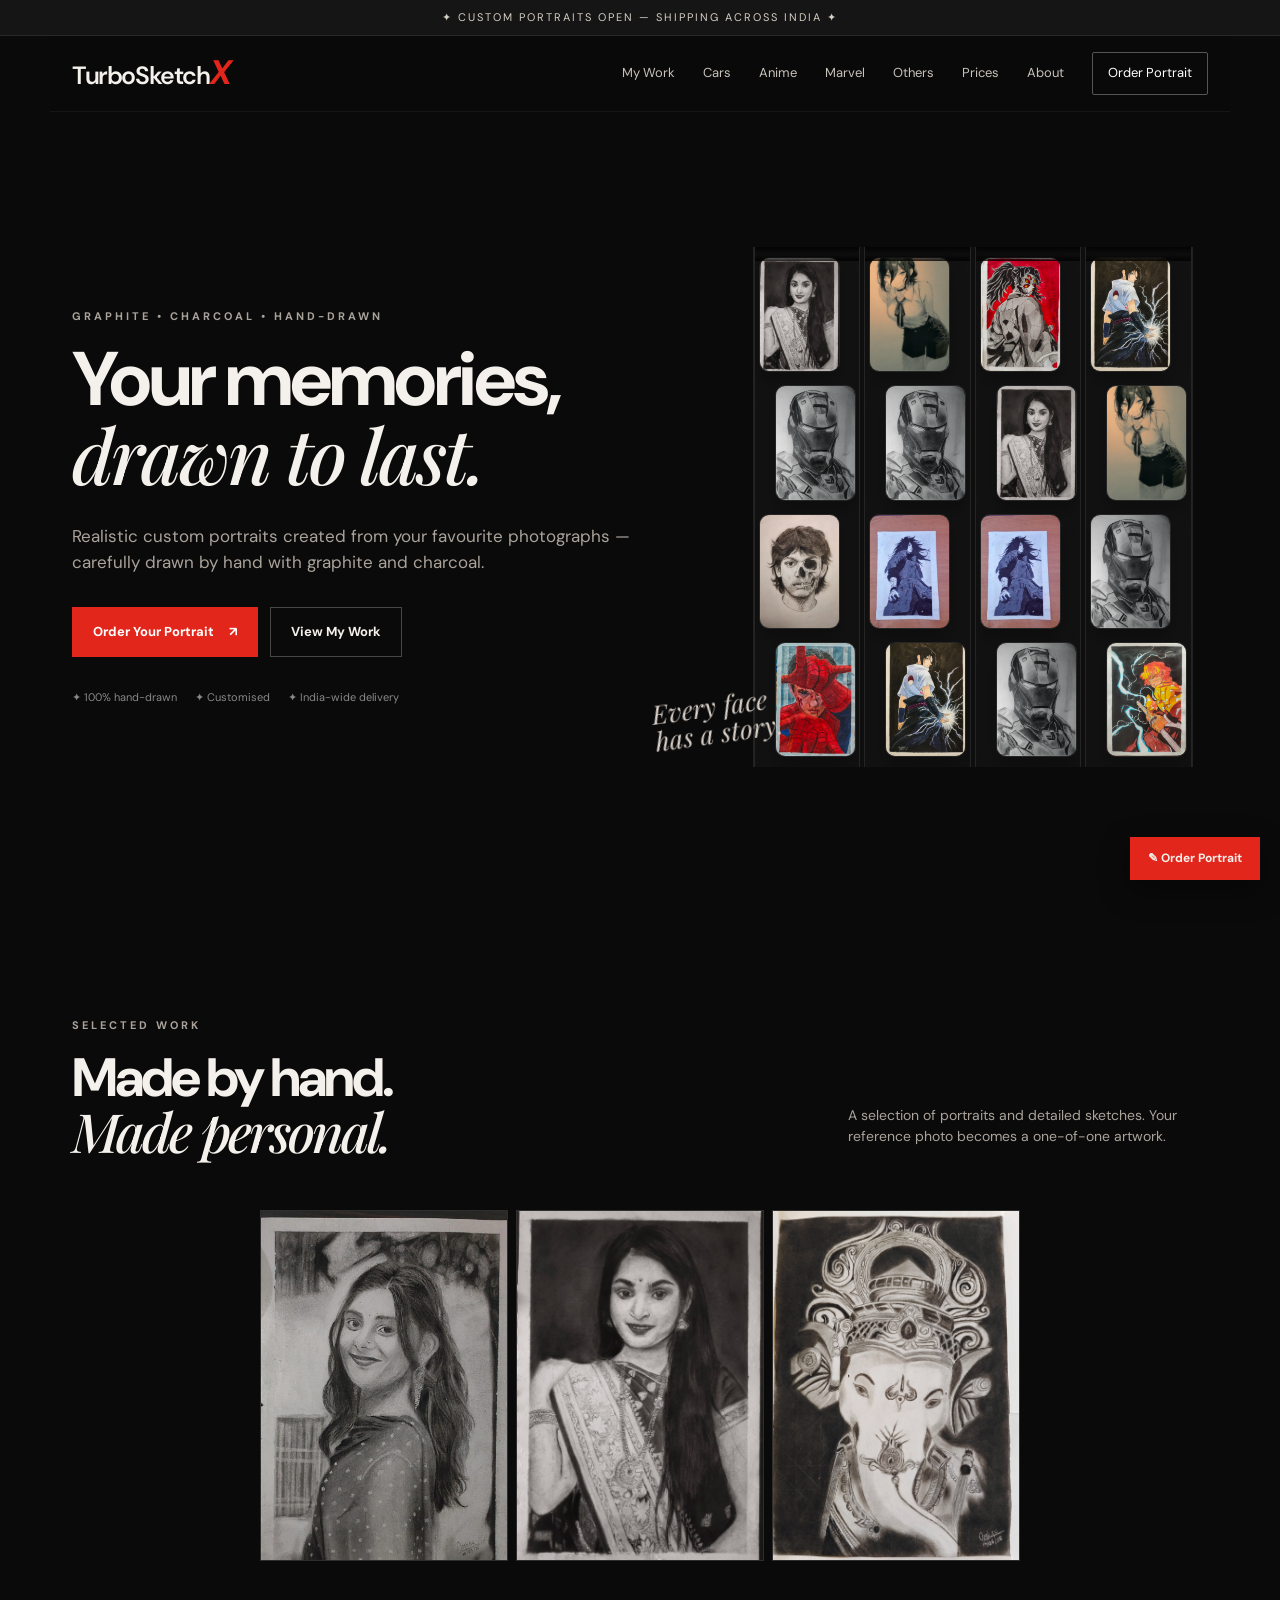
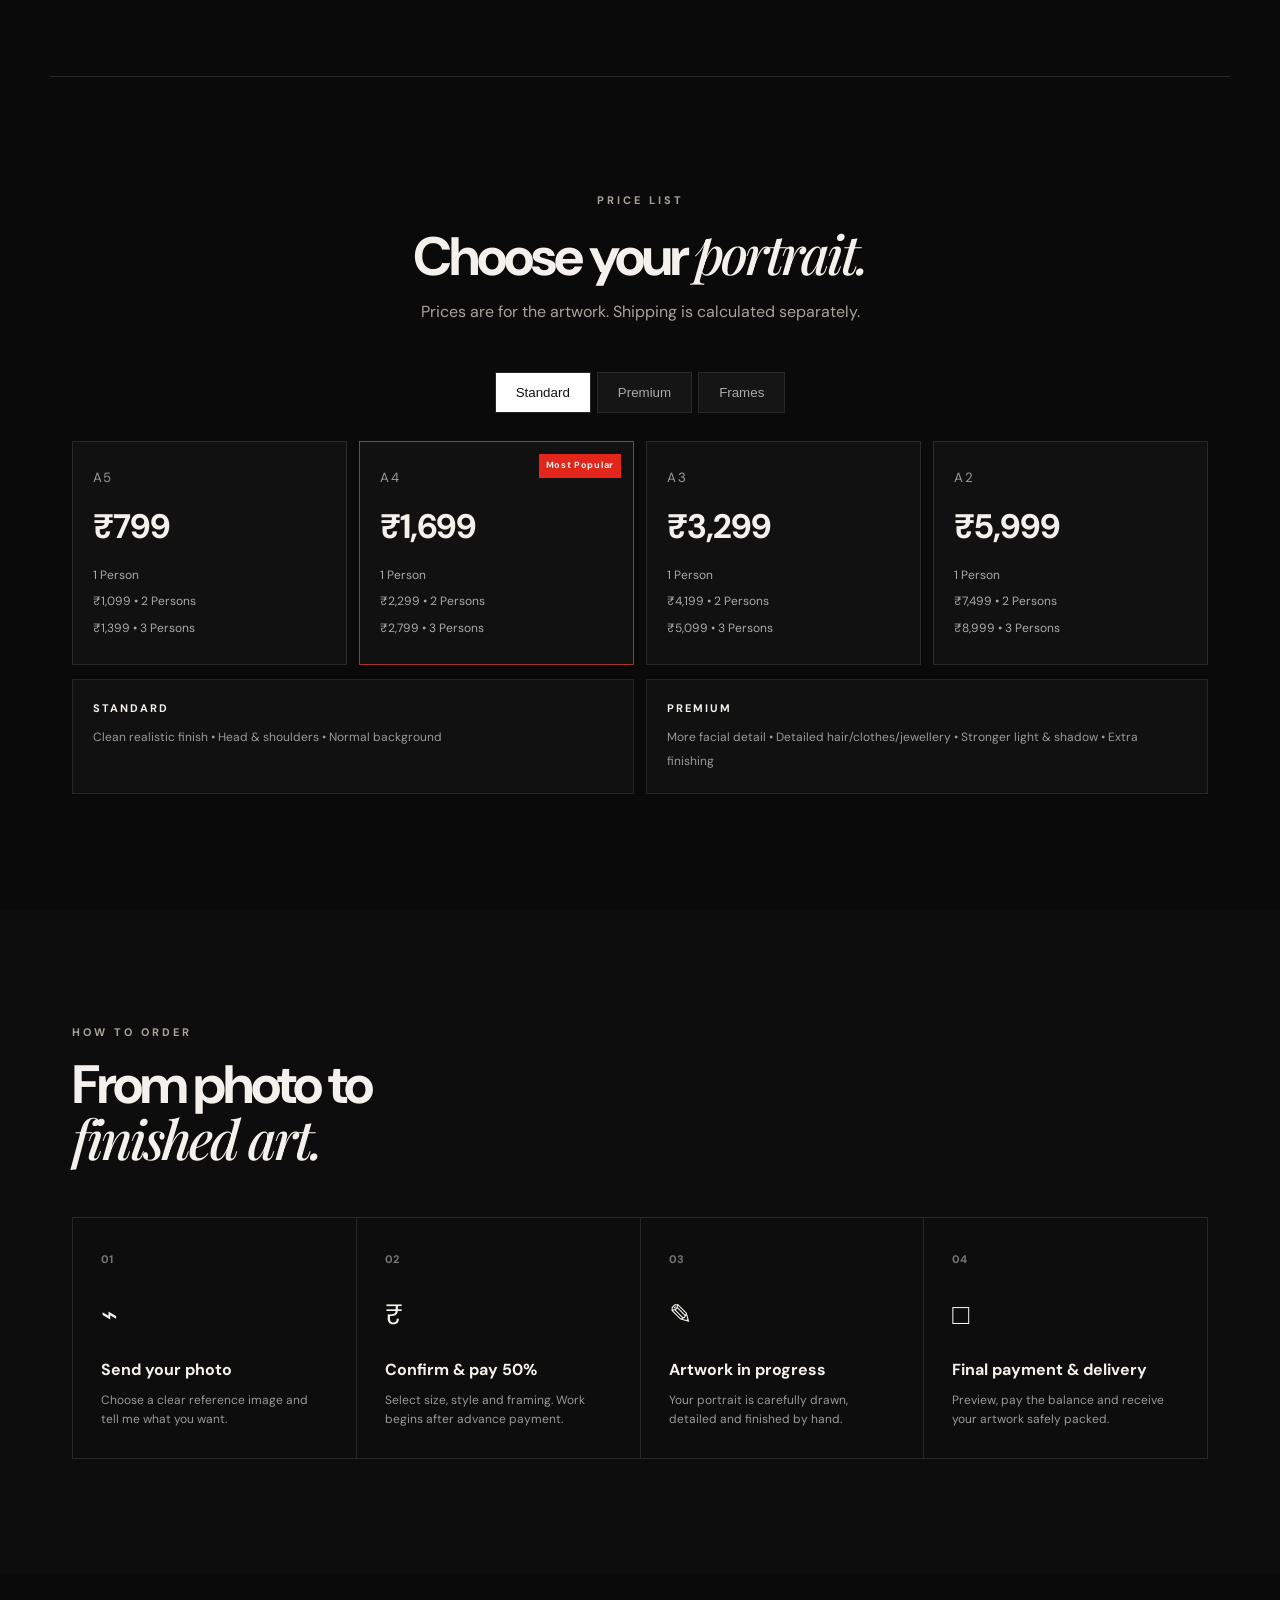
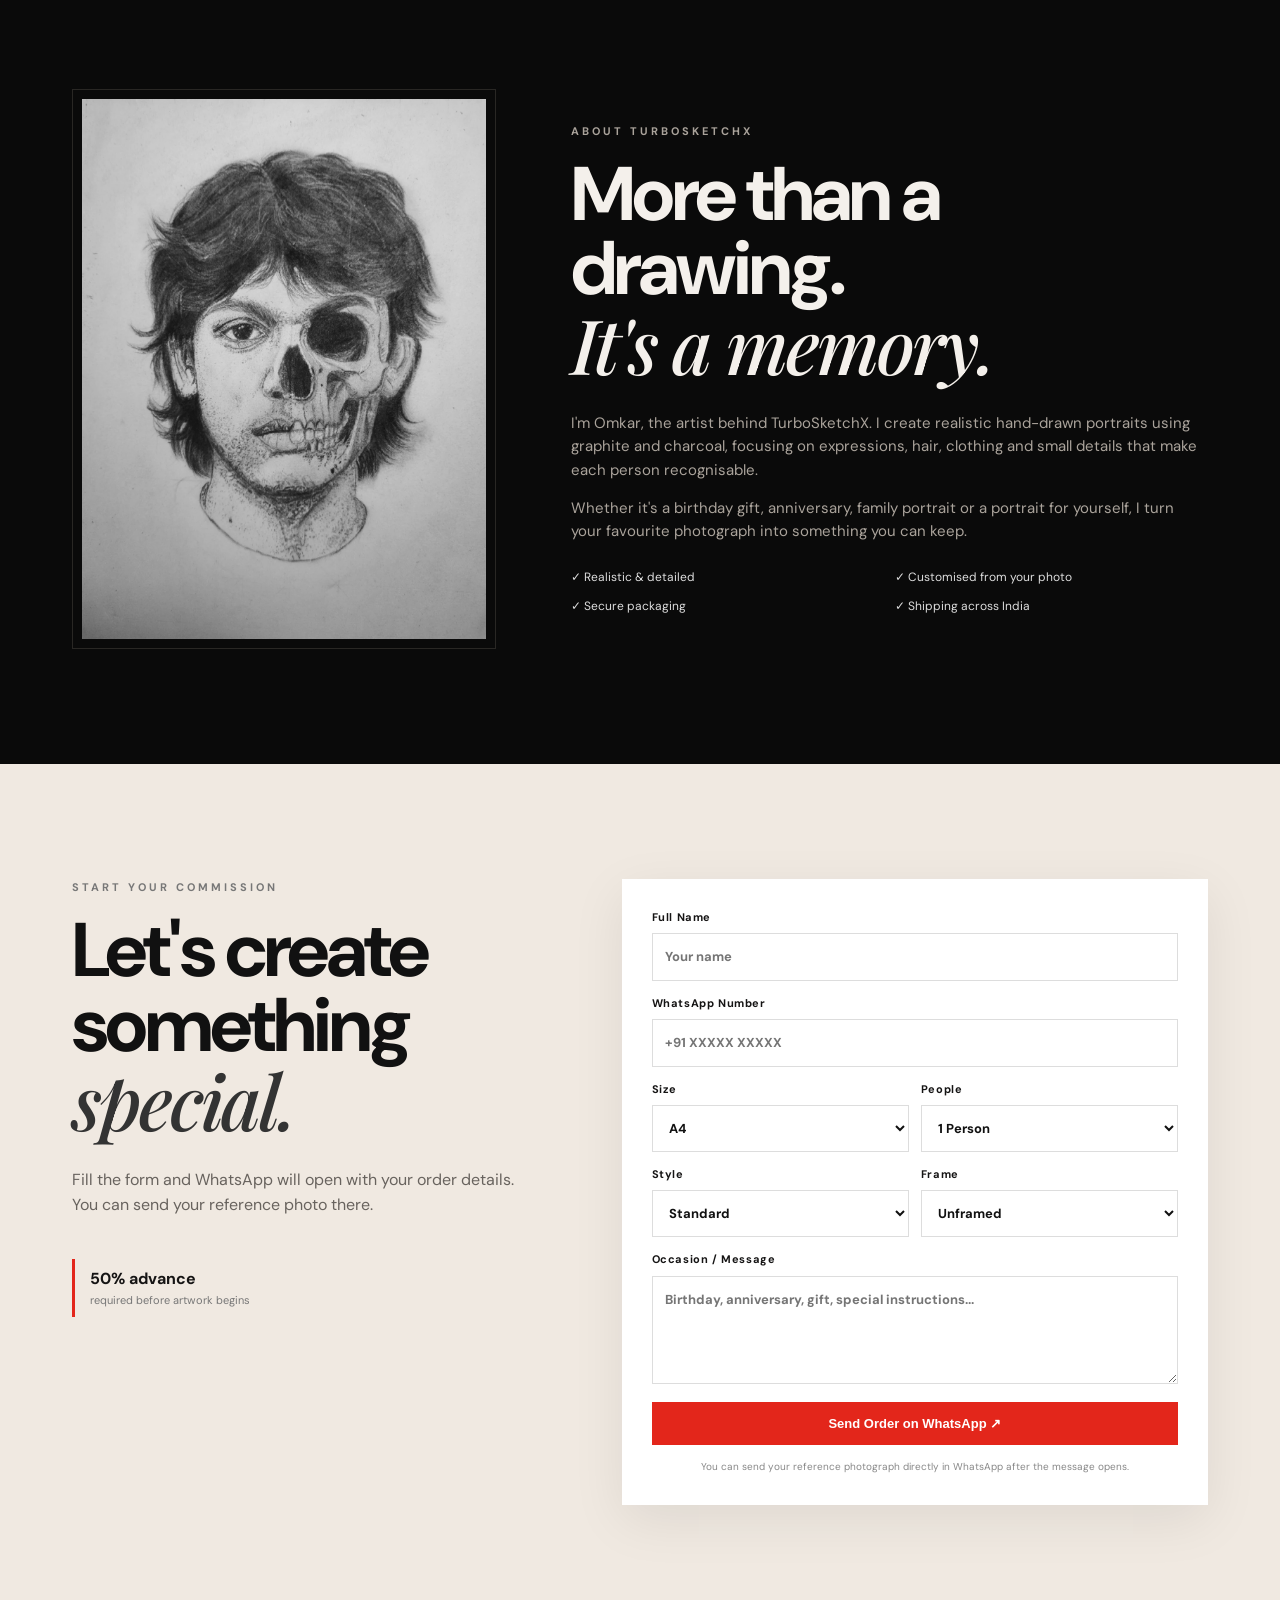
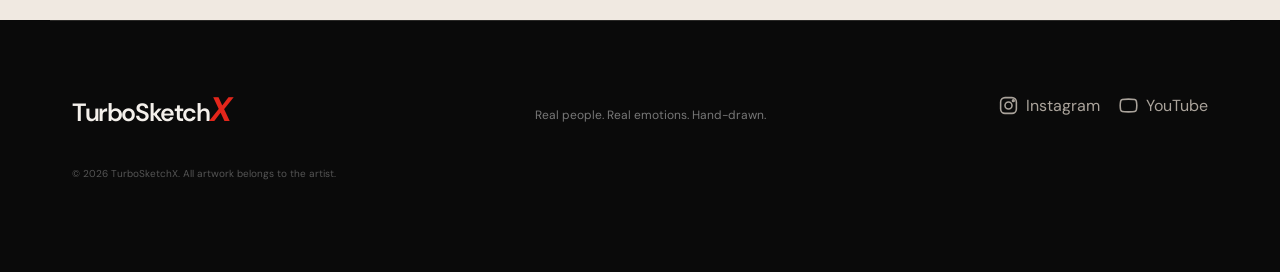
<file: index.html>
<!DOCTYPE html>
<html lang="en">
<head>
  <meta charset="UTF-8">
  <meta name="viewport" content="width=device-width, initial-scale=1.0">
  <meta name="description" content="TurboSketchX — realistic graphite and charcoal custom portraits by Omkar.">
  <title>TurboSketchX | Custom Portraits</title>
  <link rel="stylesheet" href="style.css">
</head>
<body>
  <div class="announcement">✦ CUSTOM PORTRAITS OPEN — SHIPPING ACROSS INDIA ✦</div>

  <header class="navbar">
    <a class="brand" href="#home" aria-label="TurboSketchX home">
      <span>TurboSketch</span><b>X</b>
    </a>
    <button class="menu-btn" aria-label="Open menu">☰</button>
    <nav class="nav-links">
      <a href="#work">My Work</a>
      <a href="cars.html">Cars</a>
      <a href="anime.html">Anime</a>
      <a href="marvel.html">Marvel</a>
      <a href="others.html">Others</a>
      <a href="#prices">Prices</a>
      <a href="#about">About</a>
      <a class="nav-cta" href="#order">Order Portrait</a>
    </nav>
  </header>

  <main>
    <section id="home" class="hero">
      <div class="hero-copy">
        <p class="eyebrow">GRAPHITE • CHARCOAL • HAND-DRAWN</p>
        <h1>Your memories,<br><em>drawn to last.</em></h1>
        <p class="hero-text">Realistic custom portraits created from your favourite photographs — carefully drawn by hand with graphite and charcoal.</p>
        <div class="hero-actions">
          <a class="btn primary" href="#order">Order Your Portrait <span>↗</span></a>
          <a class="btn ghost" href="#work">View My Work</a>
        </div>
        <div class="trust-row">
          <span>✦ 100% hand-drawn</span>
          <span>✦ Customised</span>
          <span>✦ India-wide delivery</span>
        </div>
      </div>
      <div class="hero-art">
        <div class="home-film-layout hero-film-layout">
          <div class="film-column-group left-group">
            <div class="film-column">
              <div class="film-track track-up">
                <article class="film-card"><img src="assets/portrait-saree.webp" alt="Detailed saree portrait"></article>
                <article class="film-card"><img src="assets/iron-man-sketch.webp" alt="Iron Man character sketch"></article>
                <article class="film-card"><img src="assets/half-skull-portrait.webp" alt="Half skull portrait sketch"></article>
                <article class="film-card"><img src="assets/marvel-spiderman.webp" alt="Spider-Man Marvel artwork"></article>
                <article class="film-card"><img src="assets/others-raje.webp" alt="Chatrapati Shivaji Maharaj artwork"></article>
                <article class="film-card"><img src="assets/others-ganpati.webp" alt="Ganpati Bappa artwork"></article>
                <article class="film-card"><img src="assets/portrait-saree-2.webp" alt="Portrait in saree"></article>
                <article class="film-card"><img src="assets/anime-character-2.webp" alt="Anime character artwork"></article>
                <article class="film-card"><img src="assets/anime-goku.webp" alt="Goku anime artwork"></article>
                <article class="film-card"><img src="assets/anime-knight.webp" alt="Anime knight artwork"></article>
                <article class="film-card"><img src="assets/portrait-saree.webp" alt="Detailed saree portrait"></article>
                <article class="film-card"><img src="assets/iron-man-sketch.webp" alt="Iron Man character sketch"></article>
                <article class="film-card"><img src="assets/half-skull-portrait.webp" alt="Half skull portrait sketch"></article>
                <article class="film-card"><img src="assets/portrait-saree-2.webp" alt="Portrait in saree"></article>
                <article class="film-card"><img src="assets/anime-character-2.webp" alt="Anime character artwork"></article>
              </div>
            </div>

            <div class="film-column">
              <div class="film-track track-down">
                <article class="film-card"><img src="assets/portrait-saree3.webp" alt="Portrait in saree artwork"></article>
                <article class="film-card"><img src="assets/marvel-ironman.webp" alt="Marvel Iron Man portrait"></article>
                <article class="film-card"><img src="assets/anime-madara.webp" alt="Madara anime artwork"></article>
                <article class="film-card"><img src="assets/anime-sasuke.webp" alt="Sasuke anime artwork"></article>
                <article class="film-card"><img src="assets/anime-zenitsu.webp" alt="Zenitsu anime artwork"></article>
                <article class="film-card"><img src="assets/car-mclaren.webp" alt="Car artwork portrait"></article>
                <article class="film-card"><img src="assets/IMG_20260403_213622.webp" alt="Additional portrait study"></article>
                <article class="film-card"><img src="assets/portrait-saree3.webp" alt="Portrait in saree artwork"></article>
                <article class="film-card"><img src="assets/marvel-ironman.webp" alt="Marvel Iron Man portrait"></article>
                <article class="film-card"><img src="assets/anime-madara.webp" alt="Madara anime artwork"></article>
                <article class="film-card"><img src="assets/anime-sasuke.webp" alt="Sasuke anime artwork"></article>
                <article class="film-card"><img src="assets/anime-zenitsu.webp" alt="Zenitsu anime artwork"></article>
              </div>
            </div>
          </div>

          <div class="film-column-group right-group">
            <div class="film-column">
              <div class="film-track track-up">
                <article class="film-card"><img src="assets/anime-character-3.webp" alt="Anime portrait artwork"></article>
                <article class="film-card"><img src="assets/portrait-saree.webp" alt="Detailed saree portrait"></article>
                <article class="film-card"><img src="assets/anime-madara.webp" alt="Madara anime artwork"></article>
                <article class="film-card"><img src="assets/marvel-ironman.webp" alt="Marvel Iron Man portrait"></article>
                <article class="film-card"><img src="assets/anime-goku.webp" alt="Goku anime artwork"></article>
                <article class="film-card"><img src="assets/half-skull-portrait.webp" alt="Half skull portrait sketch"></article>
                <article class="film-card"><img src="assets/car-mclaren.webp" alt="Car artwork portrait"></article>
                <article class="film-card"><img src="assets/anime-character-3.webp" alt="Anime portrait artwork"></article>
                <article class="film-card"><img src="assets/portrait-saree.webp" alt="Detailed saree portrait"></article>
                <article class="film-card"><img src="assets/anime-madara.webp" alt="Madara anime artwork"></article>
                <article class="film-card"><img src="assets/marvel-ironman.webp" alt="Marvel Iron Man portrait"></article>
                <article class="film-card"><img src="assets/anime-goku.webp" alt="Goku anime artwork"></article>
              </div>
            </div>

            <div class="film-column">
              <div class="film-track track-down">
                <article class="film-card"><img src="assets/anime-sasuke.webp" alt="Sasuke anime artwork"></article>
                <article class="film-card"><img src="assets/portrait-saree3.webp" alt="Portrait in saree artwork"></article>
                <article class="film-card"><img src="assets/iron-man-sketch.webp" alt="Iron Man character sketch"></article>
                <article class="film-card"><img src="assets/anime-zenitsu.webp" alt="Zenitsu anime artwork"></article>
                <article class="film-card"><img src="assets/portrait-saree-2.webp" alt="Portrait in saree"></article>
                <article class="film-card"><img src="assets/IMG_20260403_213622.webp" alt="Additional portrait study"></article>
                <article class="film-card"><img src="assets/anime-knight.webp" alt="Anime knight artwork"></article>
                <article class="film-card"><img src="assets/anime-sasuke.webp" alt="Sasuke anime artwork"></article>
                <article class="film-card"><img src="assets/portrait-saree3.webp" alt="Portrait in saree artwork"></article>
                <article class="film-card"><img src="assets/iron-man-sketch.webp" alt="Iron Man character sketch"></article>
                <article class="film-card"><img src="assets/anime-zenitsu.webp" alt="Zenitsu anime artwork"></article>
                <article class="film-card"><img src="assets/portrait-saree-2.webp" alt="Portrait in saree"></article>
              </div>
            </div>
          </div>
        </div>

        <div class="scribble">Every face<br>has a story.</div>
      </div>
    </section>

    <section id="work" class="section">
      <div class="section-head">
        <div>
          <p class="eyebrow">SELECTED WORK</p>
          <h2>Made by hand.<br><em>Made personal.</em></h2>
        </div>
        <p class="section-intro">A selection of portraits and detailed sketches. Your reference photo becomes a one-of-one artwork.</p>
      </div>
      <div class="work-portrait">
        <img src="assets/portrait-saree-2.webp" alt="Portrait in saree">
        <img src="assets/portrait-saree.webp" alt="Portrait 01 by TurboSketchX">
        <img src="assets/others-ganpati.webp" alt="Ganpati artwork">
      </div>
      <div class="home-film-layout work-film-layout">
        <div class="film-column-group left-group">
          <div class="film-column">
            <div class="film-track track-up">
              <article class="film-card"><img src="assets/portrait-saree.webp" alt="Detailed saree portrait"></article>
              <article class="film-card"><img src="assets/iron-man-sketch.webp" alt="Iron Man character sketch"></article>
              <article class="film-card"><img src="assets/half-skull-portrait.webp" alt="Half skull portrait sketch"></article>
              <article class="film-card"><img src="assets/portrait-saree-2.webp" alt="Portrait in saree"></article>
              <article class="film-card"><img src="assets/anime-character-2.webp" alt="Anime character artwork"></article>
              <article class="film-card"><img src="assets/anime-goku.webp" alt="Goku anime artwork"></article>
              <article class="film-card"><img src="assets/anime-knight.webp" alt="Anime knight artwork"></article>
              <article class="film-card"><img src="assets/portrait-saree.webp" alt="Detailed saree portrait"></article>
              <article class="film-card"><img src="assets/iron-man-sketch.webp" alt="Iron Man character sketch"></article>
              <article class="film-card"><img src="assets/half-skull-portrait.webp" alt="Half skull portrait sketch"></article>
              <article class="film-card"><img src="assets/portrait-saree-2.webp" alt="Portrait in saree"></article>
              <article class="film-card"><img src="assets/anime-character-2.webp" alt="Anime character artwork"></article>
              <article class="film-card"><img src="assets/anime-goku.webp" alt="Goku anime artwork"></article>
              <article class="film-card"><img src="assets/anime-knight.webp" alt="Anime knight artwork"></article>
              <article class="film-card"><img src="assets/marvel-spiderman.webp" alt="Spider-Man Marvel artwork"></article>
              <article class="film-card"><img src="assets/others-raje.webp" alt="Chatrapati Shivaji Maharaj artwork"></article>
              <article class="film-card"><img src="assets/others-ganpati.webp" alt="Ganpati Bappa artwork"></article>
            </div>
          </div>

          <div class="film-column">
            <div class="film-track track-down">
              <article class="film-card"><img src="assets/portrait-saree3.webp" alt="Portrait in saree artwork"></article>
              <article class="film-card"><img src="assets/marvel-ironman.webp" alt="Marvel Iron Man portrait"></article>
              <article class="film-card"><img src="assets/anime-madara.webp" alt="Madara anime artwork"></article>
              <article class="film-card"><img src="assets/anime-sasuke.webp" alt="Sasuke anime artwork"></article>
              <article class="film-card"><img src="assets/anime-zenitsu.webp" alt="Zenitsu anime artwork"></article>
              <article class="film-card"><img src="assets/car-mclaren.webp" alt="Car artwork portrait"></article>
              <article class="film-card"><img src="assets/IMG_20260403_213622.webp" alt="Additional portrait study"></article>
              <article class="film-card"><img src="assets/portrait-saree3.webp" alt="Portrait in saree artwork"></article>
              <article class="film-card"><img src="assets/marvel-ironman.webp" alt="Marvel Iron Man portrait"></article>
              <article class="film-card"><img src="assets/anime-madara.webp" alt="Madara anime artwork"></article>
              <article class="film-card"><img src="assets/anime-sasuke.webp" alt="Sasuke anime artwork"></article>
              <article class="film-card"><img src="assets/anime-zenitsu.webp" alt="Zenitsu anime artwork"></article>
              <article class="film-card"><img src="assets/car-mclaren.webp" alt="Car artwork portrait"></article>
              <article class="film-card"><img src="assets/IMG_20260403_213622.webp" alt="Additional portrait study"></article>
              <article class="film-card"><img src="assets/marvel-spiderman.webp" alt="Spider-Man Marvel artwork"></article>
              <article class="film-card"><img src="assets/others-raje.webp" alt="Chatrapati Shivaji Maharaj artwork"></article>
              <article class="film-card"><img src="assets/others-ganpati.webp" alt="Ganpati Bappa artwork"></article>
            </div>
          </div>
        </div>

        <div class="film-column-group right-group">
          <div class="film-column">
            <div class="film-track track-up">
              <article class="film-card"><img src="assets/anime-character-3.webp" alt="Anime portrait artwork"></article>
              <article class="film-card"><img src="assets/portrait-saree.webp" alt="Detailed saree portrait"></article>
              <article class="film-card"><img src="assets/anime-madara.webp" alt="Madara anime artwork"></article>
              <article class="film-card"><img src="assets/marvel-ironman.webp" alt="Marvel Iron Man portrait"></article>
              <article class="film-card"><img src="assets/anime-goku.webp" alt="Goku anime artwork"></article>
              <article class="film-card"><img src="assets/half-skull-portrait.webp" alt="Half skull portrait sketch"></article>
              <article class="film-card"><img src="assets/car-mclaren.webp" alt="Car artwork portrait"></article>
              <article class="film-card"><img src="assets/anime-character-3.webp" alt="Anime portrait artwork"></article>
              <article class="film-card"><img src="assets/portrait-saree.webp" alt="Detailed saree portrait"></article>
              <article class="film-card"><img src="assets/anime-madara.webp" alt="Madara anime artwork"></article>
              <article class="film-card"><img src="assets/marvel-ironman.webp" alt="Marvel Iron Man portrait"></article>
              <article class="film-card"><img src="assets/anime-goku.webp" alt="Goku anime artwork"></article>
              <article class="film-card"><img src="assets/half-skull-portrait.webp" alt="Half skull portrait sketch"></article>
              <article class="film-card"><img src="assets/car-mclaren.webp" alt="Car artwork portrait"></article>
              <article class="film-card"><img src="assets/marvel-spiderman.webp" alt="Spider-Man Marvel artwork"></article>
              <article class="film-card"><img src="assets/others-raje.webp" alt="Chatrapati Shivaji Maharaj artwork"></article>
              <article class="film-card"><img src="assets/others-ganpati.webp" alt="Ganpati Bappa artwork"></article>
            </div>
          </div>

          <div class="film-column">
            <div class="film-track track-down">
              <article class="film-card"><img src="assets/anime-sasuke.webp" alt="Sasuke anime artwork"></article>
              <article class="film-card"><img src="assets/portrait-saree3.webp" alt="Portrait in saree artwork"></article>
              <article class="film-card"><img src="assets/iron-man-sketch.webp" alt="Iron Man character sketch"></article>
              <article class="film-card"><img src="assets/anime-zenitsu.webp" alt="Zenitsu anime artwork"></article>
              <article class="film-card"><img src="assets/portrait-saree-2.webp" alt="Portrait in saree"></article>
              <article class="film-card"><img src="assets/IMG_20260403_213622.webp" alt="Additional portrait study"></article>
              <article class="film-card"><img src="assets/anime-knight.webp" alt="Anime knight artwork"></article>
              <article class="film-card"><img src="assets/anime-sasuke.webp" alt="Sasuke anime artwork"></article>
              <article class="film-card"><img src="assets/portrait-saree3.webp" alt="Portrait in saree artwork"></article>
              <article class="film-card"><img src="assets/iron-man-sketch.webp" alt="Iron Man character sketch"></article>
              <article class="film-card"><img src="assets/anime-zenitsu.webp" alt="Zenitsu anime artwork"></article>
              <article class="film-card"><img src="assets/portrait-saree-2.webp" alt="Portrait in saree"></article>
              <article class="film-card"><img src="assets/IMG_20260403_213622.webp" alt="Additional portrait study"></article>
              <article class="film-card"><img src="assets/anime-knight.webp" alt="Anime knight artwork"></article>
              <article class="film-card"><img src="assets/marvel-spiderman.webp" alt="Spider-Man Marvel artwork"></article>
              <article class="film-card"><img src="assets/others-raje.webp" alt="Chatrapati Shivaji Maharaj artwork"></article>
              <article class="film-card"><img src="assets/others-ganpati.webp" alt="Ganpati Bappa artwork"></article>
            </div>
          </div>
        </div>
      </div>
    </section>

    <section id="prices" class="section pricing-section">
      <div class="section-head centered">
        <p class="eyebrow">PRICE LIST</p>
        <h2>Choose your <em>portrait.</em></h2>
        <p>Prices are for the artwork. Shipping is calculated separately.</p>
      </div>

      <div class="price-tabs" role="tablist">
        <button class="active" data-table="standard">Standard</button>
        <button data-table="premium">Premium</button>
        <button data-table="frames">Frames</button>
      </div>

      <div class="price-panel active" id="standard">
        <div class="price-card"><small>A5</small><strong>₹799</strong><span>1 Person</span><span>₹1,099 • 2 Persons</span><span>₹1,399 • 3 Persons</span></div>
        <div class="price-card featured"><small>A4</small><strong>₹1,699</strong><span>1 Person</span><span>₹2,299 • 2 Persons</span><span>₹2,799 • 3 Persons</span><b>Most Popular</b></div>
        <div class="price-card"><small>A3</small><strong>₹3,299</strong><span>1 Person</span><span>₹4,199 • 2 Persons</span><span>₹5,099 • 3 Persons</span></div>
        <div class="price-card"><small>A2</small><strong>₹5,999</strong><span>1 Person</span><span>₹7,499 • 2 Persons</span><span>₹8,999 • 3 Persons</span></div>
      </div>

      <div class="price-panel" id="premium">
        <div class="price-card"><small>A5</small><strong>₹1,199</strong><span>1 Person</span><span>₹1,599 • 2 Persons</span><span>Extra detail</span></div>
        <div class="price-card featured"><small>A4</small><strong>₹2,399</strong><span>1 Person</span><span>₹3,199 • 2 Persons</span><span>Detailed finish</span><b>Recommended</b></div>
        <div class="price-card"><small>A3</small><strong>₹4,499</strong><span>1 Person</span><span>₹5,799 • 2 Persons</span><span>High-detail finish</span></div>
        <div class="price-card"><small>A2</small><strong>₹7,499</strong><span>1 Person</span><span>₹9,499 • 2 Persons</span><span>Large statement piece</span></div>
      </div>

      <div class="price-panel frames" id="frames">
        <div class="price-card"><small>A5 FRAME</small><strong>+₹250</strong><span>Basic frame</span><strong class="secondary">+₹450</strong><span>Premium frame</span></div>
        <div class="price-card featured"><small>A4 FRAME</small><strong>+₹400</strong><span>Basic frame</span><strong class="secondary">+₹700</strong><span>Premium frame</span></div>
        <div class="price-card"><small>A3 FRAME</small><strong>+₹600</strong><span>Basic frame</span><strong class="secondary">+₹1,000</strong><span>Premium frame</span></div>
        <div class="price-card"><small>A2 FRAME</small><strong>+₹900</strong><span>Basic frame</span><strong class="secondary">+₹1,500</strong><span>Premium frame</span></div>
      </div>

      <div class="pricing-note">
        <div><b>STANDARD</b><span>Clean realistic finish • Head & shoulders • Normal background</span></div>
        <div><b>PREMIUM</b><span>More facial detail • Detailed hair/clothes/jewellery • Stronger light & shadow • Extra finishing</span></div>
      </div>
    </section>

    <section id="how" class="section process-section">
      <div class="section-head">
        <div><p class="eyebrow">HOW TO ORDER</p><h2>From photo to<br><em>finished art.</em></h2></div>
      </div>
      <div class="steps">
        <div class="step"><b>01</b><div class="step-icon">⌁</div><h3>Send your photo</h3><p>Choose a clear reference image and tell me what you want.</p></div>
        <div class="step"><b>02</b><div class="step-icon">₹</div><h3>Confirm & pay 50%</h3><p>Select size, style and framing. Work begins after advance payment.</p></div>
        <div class="step"><b>03</b><div class="step-icon">✎</div><h3>Artwork in progress</h3><p>Your portrait is carefully drawn, detailed and finished by hand.</p></div>
        <div class="step"><b>04</b><div class="step-icon">□</div><h3>Final payment & delivery</h3><p>Preview, pay the balance and receive your artwork safely packed.</p></div>
      </div>
    </section>

    <section id="about" class="section about-section">
      <div class="about-image"><img src="assets/half-skull-portrait.webp" alt="TurboSketchX artwork"></div>
      <div class="about-copy">
        <p class="eyebrow">ABOUT TURBOSKETCHX</p>
        <h2>More than a drawing.<br><em>It's a memory.</em></h2>
        <p>I'm Omkar, the artist behind TurboSketchX. I create realistic hand-drawn portraits using graphite and charcoal, focusing on expressions, hair, clothing and small details that make each person recognisable.</p>
        <p>Whether it's a birthday gift, anniversary, family portrait or a portrait for yourself, I turn your favourite photograph into something you can keep.</p>
        <div class="about-points">
          <span>✓ Realistic & detailed</span><span>✓ Customised from your photo</span><span>✓ Secure packaging</span><span>✓ Shipping across India</span>
        </div>
      </div>
    </section>

    <section id="order" class="section order-section">
      <div class="order-intro">
        <p class="eyebrow">START YOUR COMMISSION</p>
        <h2>Let's create something<br><em>special.</em></h2>
        <p>Fill the form and WhatsApp will open with your order details. You can send your reference photo there.</p>
        <div class="order-reminder"><b>50% advance</b><span>required before artwork begins</span></div>
      </div>
      <form id="orderForm" class="order-form">
        <label>Full Name<input id="name" type="text" placeholder="Your name" required></label>
        <label>WhatsApp Number<input id="phone" type="tel" placeholder="+91 XXXXX XXXXX" required></label>
        <div class="form-grid">
          <label>Size<select id="size"><option>A5</option><option selected>A4</option><option>A3</option><option>A2</option></select></label>
          <label>People<select id="people"><option>1 Person</option><option>2 Persons</option><option>3 Persons</option></select></label>
        </div>
        <div class="form-grid">
          <label>Style<select id="style"><option>Standard</option><option>Premium</option></select></label>
          <label>Frame<select id="frame"><option>Unframed</option><option>Basic Frame</option><option>Premium Frame</option></select></label>
        </div>
        <label>Occasion / Message<textarea id="message" rows="4" placeholder="Birthday, anniversary, gift, special instructions..."></textarea></label>
        <button class="btn primary submit" type="submit">Send Order on WhatsApp ↗</button>
        <p class="form-note">You can send your reference photograph directly in WhatsApp after the message opens.</p>
      </form>
    </section>
  </main>

  <footer>
    <div class="footer-brand"><span>TurboSketch</span><b>X</b></div>
    <p>Real people. Real emotions. Hand-drawn.</p>
    <div class="social-links">
      <a href="https://instagram.com/turbosketchx" target="_blank" rel="noopener" aria-label="TurboSketchX on Instagram">
        <svg viewBox="0 0 24 24" aria-hidden="true"><rect x="3" y="3" width="18" height="18" rx="5"></rect><circle cx="12" cy="12" r="4"></circle><circle cx="17.5" cy="6.5" r="1"></circle></svg>
        <span>Instagram</span>
      </a>
      <a href="https://youtube.com/@turbosketchx" target="_blank" rel="noopener" aria-label="TurboSketchX on YouTube">
        <svg viewBox="0 0 24 24" aria-hidden="true"><path d="M21 7.2a2.8 2.8 0 0 0-2-2C17.2 4.7 12 4.7 12 4.7s-5.2 0-7 .5a2.8 2.8 0 0 0-2 2A29 29 0 0 0 2.5 12 29 29 0 0 0 3 16.8a2.8 2.8 0 0 0 2 2c1.8.5 7 .5 7 .5s5.2 0 7-.5a2.8 2.8 0 0 0 2-2 29 29 0 0 0 .5-4.8A29 29 0 0 0 21 7.2Z"></path><path class="youtube-play" d="m10 9 5 3-5 3Z"></path></svg>
        <span>YouTube</span>
      </a>
    </div>
    <small>© <span id="year"></span> TurboSketchX. All artwork belongs to the artist.</small>
  </footer>

  <a class="floating-order" href="#order">✎ Order Portrait</a>
  <script src="script.js"></script>
</body>
</html>
</file>
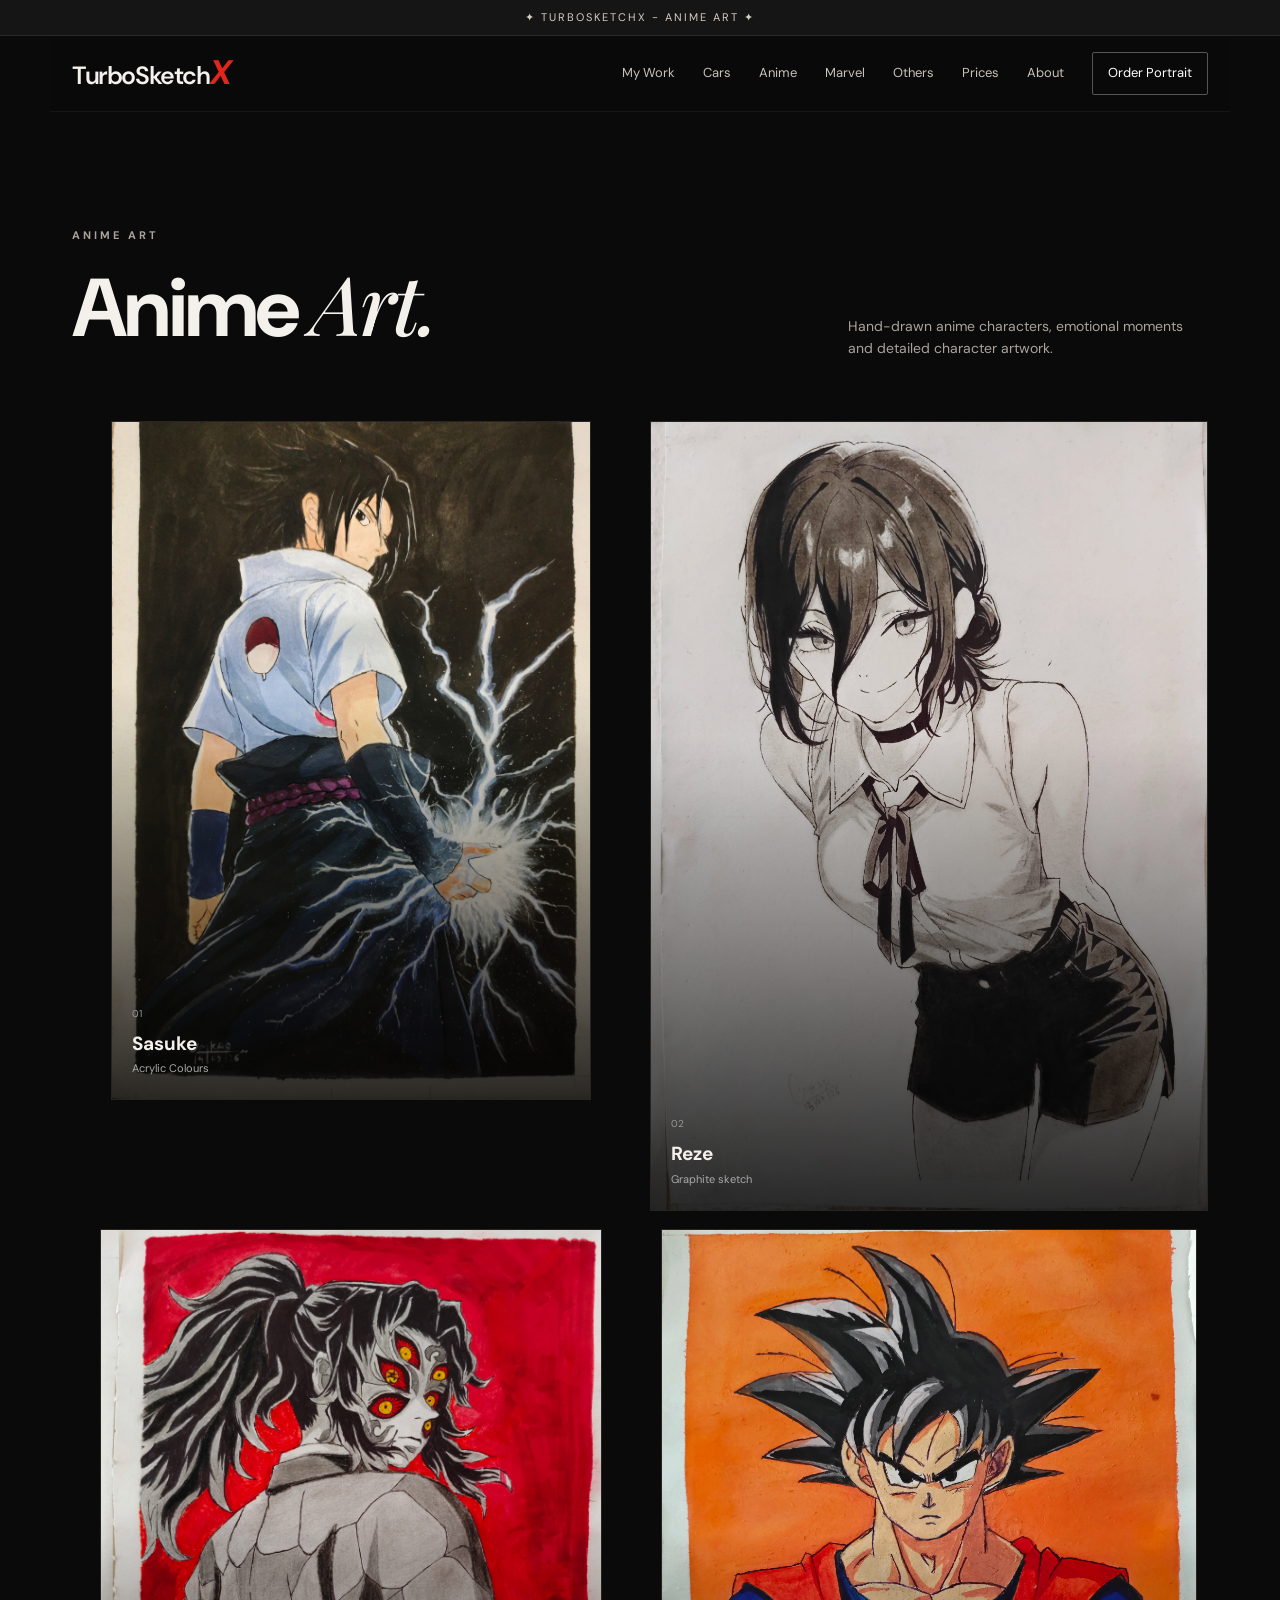
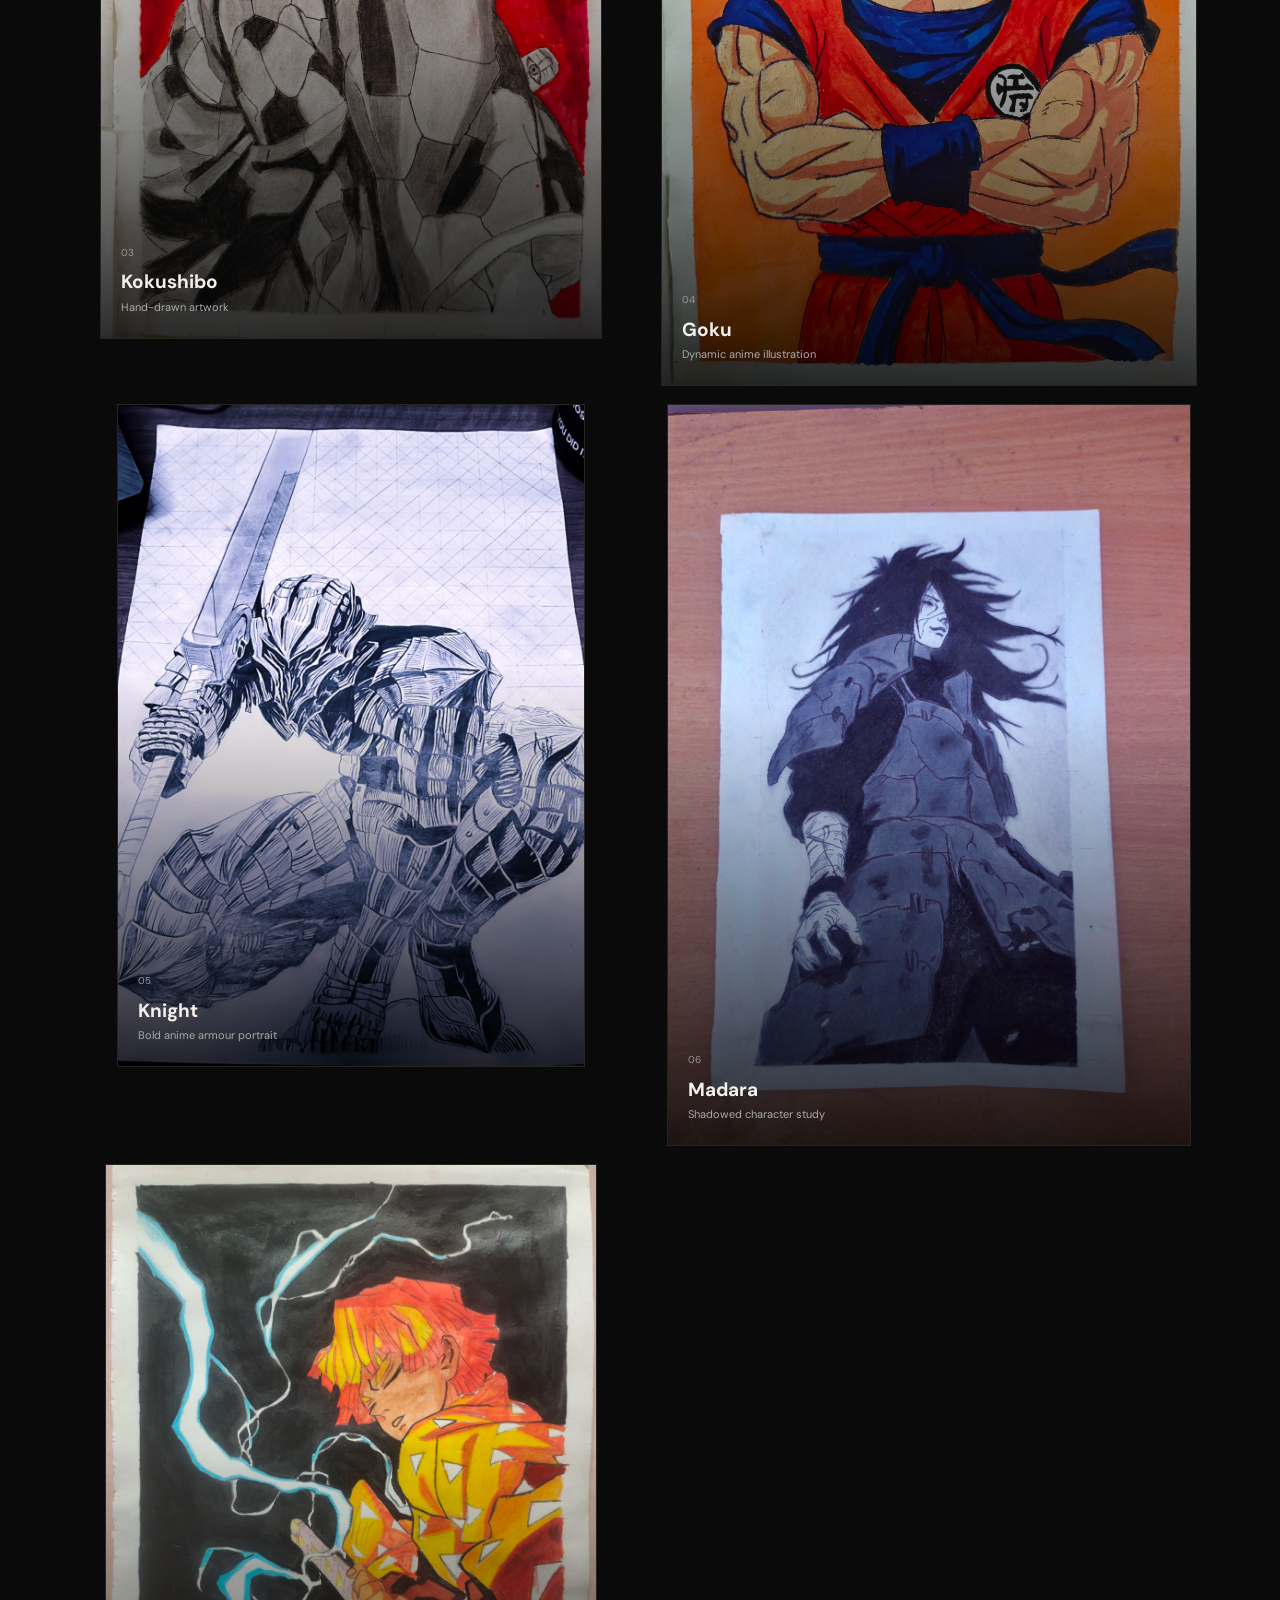
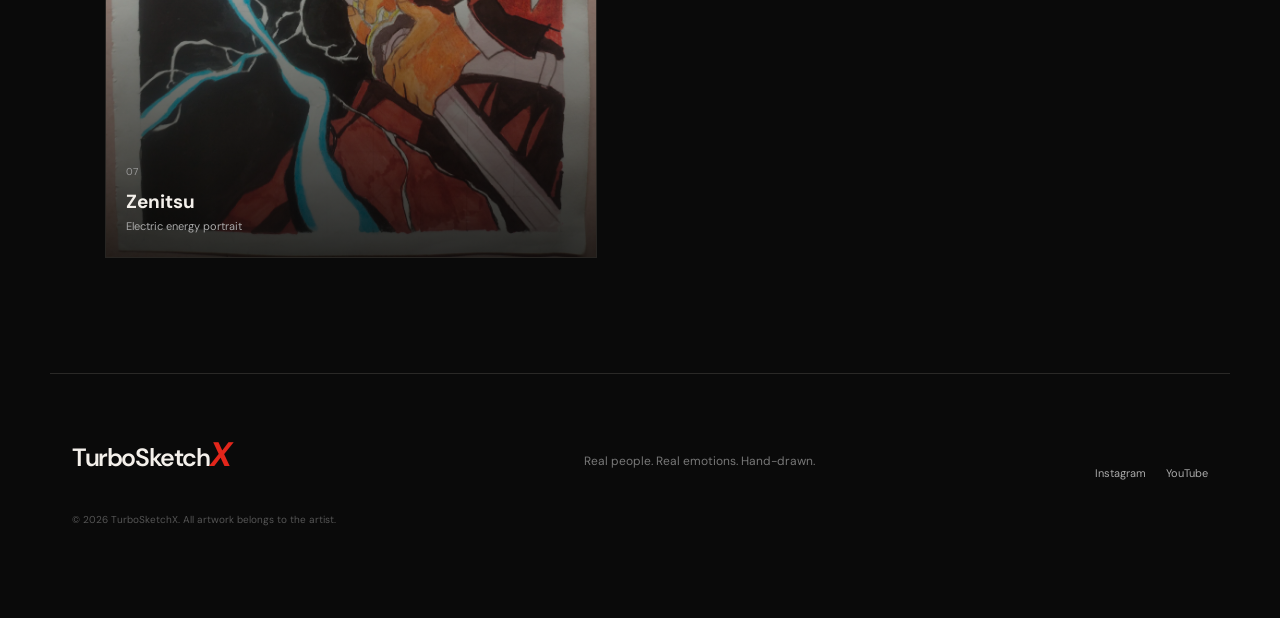
<file: anime.html>
<!DOCTYPE html>
<html lang="en">
<head>
  <meta charset="UTF-8">
  <meta name="viewport" content="width=device-width, initial-scale=1.0">
  <meta name="description" content="TurboSketchX Anime Art - hand-drawn anime characters and artwork.">
  <title>Anime Art | TurboSketchX</title>
  <link rel="stylesheet" href="style.css">
</head>
<body>
  <div class="announcement">&#10022; TURBOSKETCHX - ANIME ART &#10022;</div>
  <header class="navbar">
    <a class="brand" href="index.html" aria-label="TurboSketchX home"><span>TurboSketch</span><b>X</b></a>
    <button class="menu-btn" aria-label="Open menu">&#9776;</button>
    <nav class="nav-links">
      <a href="index.html#work">My Work</a>
      <a href="cars.html">Cars</a>
      <a href="anime.html">Anime</a>
      <a href="marvel.html">Marvel</a>
      <a href="others.html">Others</a>
      <a href="index.html#prices">Prices</a>
      <a href="index.html#about">About</a>
      <a class="nav-cta" href="index.html#order">Order Portrait</a>
    </nav>
  </header>
  <main>

<section class="section">

  <div class="section-head">

    <div>
      <p class="eyebrow">ANIME ART</p>

      <h1 class="section-page-title">
        Anime <em>Art.</em>
      </h1>
    </div>

    <p class="section-intro">
      Hand-drawn anime characters, emotional moments and
      detailed character artwork.
    </p>

  </div>


  <div class="gallery anime-gallery">

    <article class="art-card tall">
      <img src="assets/anime-sasuke.webp"
           alt="Sasuke anime artwork">

      <div>
        <span>01</span>
        <h3>Sasuke</h3>
        <p>Acrylic Colours</p>
      </div>
    </article>


    <article class="art-card">
      <img src="assets/anime-character-2.webp"
           alt="Anime character artwork">

      <div>
        <span>02</span>
        <h3>Reze</h3>
        <p>Graphite sketch</p>
      </div>
    </article>


    <article class="art-card">
      <img src="assets/anime-character-3.webp"
           alt="Anime portrait artwork">

      <div>
        <span>03</span>
        <h3>Kokushibo</h3>
        <p>Hand-drawn artwork</p>
      </div>
    </article>

    <article class="art-card tall">
      <img src="assets/anime-goku.webp"
           alt="Goku anime artwork">

      <div>
        <span>04</span>
        <h3>Goku</h3>
        <p>Dynamic anime illustration</p>
      </div>
    </article>

    <article class="art-card">
      <img src="assets/anime-knight.webp"
           alt="Anime knight artwork">

      <div>
        <span>05</span>
        <h3>Knight</h3>
        <p>Bold anime armour portrait</p>
      </div>
    </article>

    <article class="art-card">
      <img src="assets/anime-madara.webp"
           alt="Madara anime artwork">

      <div>
        <span>06</span>
        <h3>Madara</h3>
        <p>Shadowed character study</p>
      </div>
    </article>

    <article class="art-card tall">
      <img src="assets/anime-zenitsu.webp"
           alt="Zenitsu anime artwork">

      <div>
        <span>07</span>
        <h3>Zenitsu</h3>
        <p>Electric energy portrait</p>
      </div>
    </article>

  </div>

</section>

  </main>
  <footer>
    <div class="footer-brand"><span>TurboSketch</span><b>X</b></div>
    <p>Real people. Real emotions. Hand-drawn.</p>
    <div class="footer-links">
      <a href="https://instagram.com/turbosketchx" target="_blank">Instagram</a>
      <a href="https://youtube.com/@turbosketchx" target="_blank">YouTube</a>
    </div>
    <small>&copy; <span id="year"></span> TurboSketchX. All artwork belongs to the artist.</small>
  </footer>
  <script src="script.js"></script>
</body>
</html>
</file>
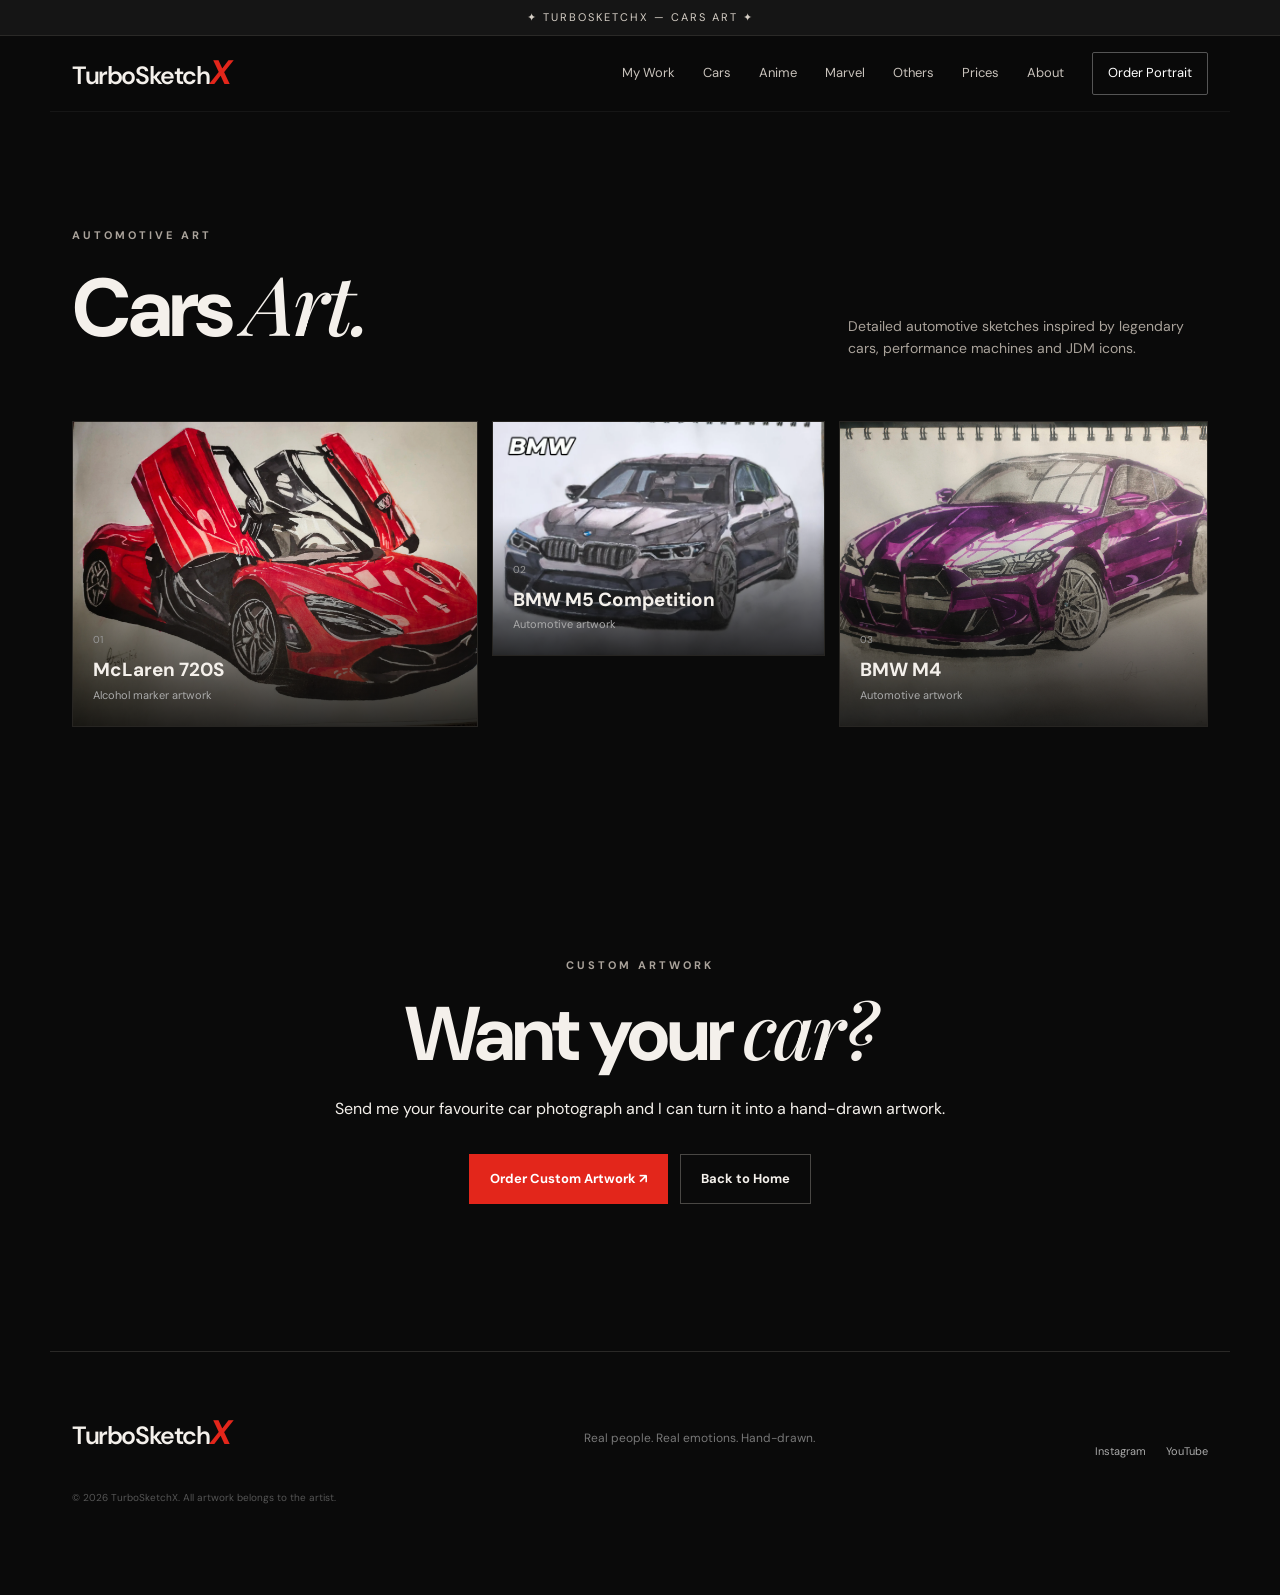
<file: cars.html>
<!DOCTYPE html>
<html lang="en">
<head>
  <meta charset="UTF-8">
  <meta name="viewport" content="width=device-width, initial-scale=1.0">

  <meta name="description"
        content="TurboSketchX Cars Art — hand-drawn automotive sketches and artwork.">

  <title>Cars Art | TurboSketchX</title>

  <link rel="stylesheet" href="style.css">
</head>

<body class="cars-page">

  <div class="announcement">
    ✦ TURBOSKETCHX — CARS ART ✦
  </div>

  <header class="navbar">

    <a class="brand" href="index.html" aria-label="TurboSketchX home">
      <span>TurboSketch</span><b>X</b>
    </a>

    <button class="menu-btn" aria-label="Open menu">
      ☰
    </button>

    <nav class="nav-links">
      <a href="index.html#work">My Work</a>
      <a href="cars.html">Cars</a>
      <a href="anime.html">Anime</a>
      <a href="marvel.html">Marvel</a>
      <a href="others.html">Others</a>
      <a href="index.html#prices">Prices</a>
      <a href="index.html#about">About</a>
      <a class="nav-cta" href="index.html#order">Order Portrait</a>
    </nav>

  </header>


  <main>

    <section class="section">

      <div class="section-head">

        <div>
          <p class="eyebrow">AUTOMOTIVE ART</p>

          <h1 class="section-page-title">
            Cars <em>Art.</em>
          </h1>
        </div>

        <p class="section-intro">
          Detailed automotive sketches inspired by legendary cars,
          performance machines and JDM icons.
        </p>

      </div>


      <div class="gallery">

        <article class="art-card">
          <img src="assets/car-mclaren.webp"
               alt="McLaren car artwork">

          <div>
            <span>01</span>
            <h3>McLaren 720S</h3>
            <p>Alcohol marker artwork</p>
          </div>
        </article>

        <article class="art-card landscape">
          <img src="assets/car-bmwm5.webp"
            alt="BMW M5 Competition artwork">

          <div>
            <span>02</span>
            <h3>BMW M5 Competition</h3>
            <p>Automotive artwork</p>
          </div>
        </article>


        <article class="art-card">
          <img src="assets/car-bmwm4.webp"
               alt="BMW M4 car artwork">

          <div>
            <span>03</span>
            <h3>BMW M4</h3>
            <p>Automotive artwork</p>
          </div>
        </article>

      </div>

    </section>


    <section class="section centered">

      <p class="eyebrow">CUSTOM ARTWORK</p>

      <h2>
        Want your <em>car?</em>
      </h2>

      <p>
        Send me your favourite car photograph and I can turn it
        into a hand-drawn artwork.
      </p>

      <div class="hero-actions" style="justify-content:center;">
        <a class="btn primary" href="index.html#order">
          Order Custom Artwork ↗
        </a>

        <a class="btn ghost" href="index.html">
          Back to Home
        </a>
      </div>

    </section>

  </main>


  <footer>

    <div class="footer-brand">
      <span>TurboSketch</span><b>X</b>
    </div>

    <p>
      Real people. Real emotions. Hand-drawn.
    </p>

    <div class="footer-links">
      <a href="https://instagram.com/turbosketchx"
         target="_blank">
        Instagram
      </a>

      <a href="https://youtube.com/@turbosketchx"
         target="_blank">
        YouTube
      </a>
    </div>

    <small>
      © <span id="year"></span>
      TurboSketchX. All artwork belongs to the artist.
    </small>

  </footer>


  <script src="script.js"></script>

</body>
</html>
</file>
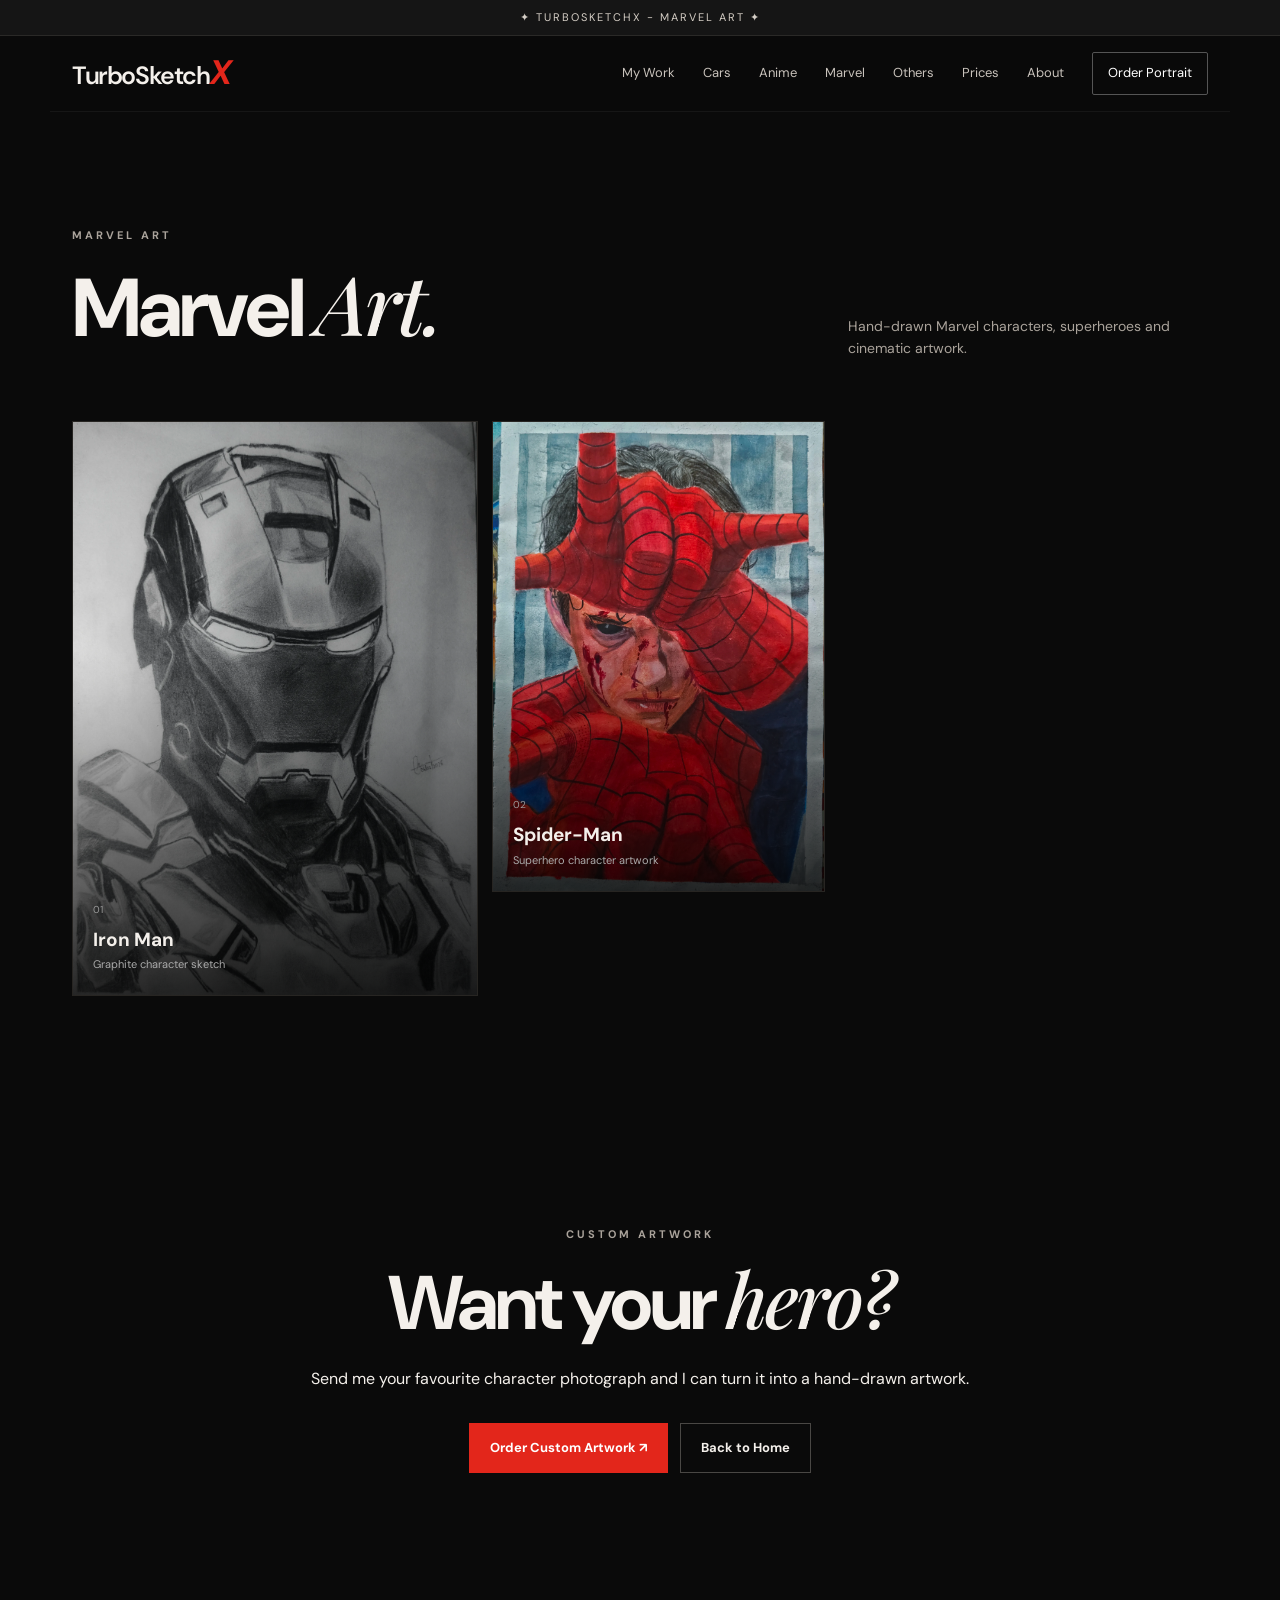
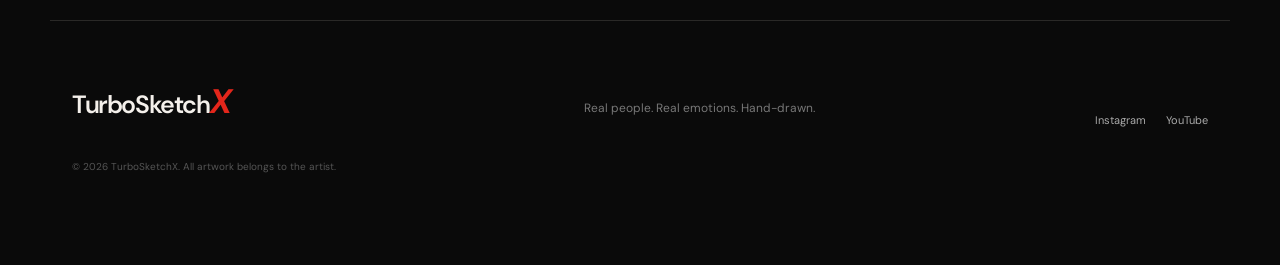
<file: marvel.html>
<!DOCTYPE html>
<html lang="en">
<head>
  <meta charset="UTF-8">
  <meta name="viewport" content="width=device-width, initial-scale=1.0">
  <meta name="description" content="TurboSketchX Marvel Art - hand-drawn superhero sketches and artwork.">
  <title>Marvel Art | TurboSketchX</title>
  <link rel="stylesheet" href="style.css">
</head>
<body>
  <div class="announcement">&#10022; TURBOSKETCHX - MARVEL ART &#10022;</div>
  <header class="navbar">
    <a class="brand" href="index.html" aria-label="TurboSketchX home"><span>TurboSketch</span><b>X</b></a>
    <button class="menu-btn" aria-label="Open menu">&#9776;</button>
    <nav class="nav-links">
      <a href="index.html#work">My Work</a>
      <a href="cars.html">Cars</a>
      <a href="anime.html">Anime</a>
      <a href="marvel.html">Marvel</a>
      <a href="others.html">Others</a>
      <a href="index.html#prices">Prices</a>
      <a href="index.html#about">About</a>
      <a class="nav-cta" href="index.html#order">Order Portrait</a>
    </nav>
  </header>
  <main>
<section class="section">

  <div class="section-head">

    <div>
      <p class="eyebrow">MARVEL ART</p>

      <h1 class="section-page-title">
        Marvel <em>Art.</em>
      </h1>
    </div>

    <p class="section-intro">
      Hand-drawn Marvel characters, superheroes and
      cinematic artwork.
    </p>

  </div>


  <div class="gallery">

    <article class="art-card tall">
      <img src="assets/marvel-ironman.webp"
           alt="Iron Man Marvel artwork">

      <div>
        <span>01</span>
        <h3>Iron Man</h3>
        <p>Graphite character sketch</p>
      </div>
    </article>

    <article class="art-card">
      <img src="assets/marvel-spiderman.webp"
           alt="Spider-Man Marvel artwork">

      <div>
        <span>02</span>
        <h3>Spider-Man</h3>
        <p>Superhero character artwork</p>
      </div>
    </article>

  </div>

</section>

    <section class="section centered">
      <p class="eyebrow">CUSTOM ARTWORK</p>
      <h2>Want your <em>hero?</em></h2>
      <p>Send me your favourite character photograph and I can turn it into a hand-drawn artwork.</p>
      <div class="hero-actions" style="justify-content:center;">
        <a class="btn primary" href="index.html#order">Order Custom Artwork &#8599;</a>
        <a class="btn ghost" href="index.html">Back to Home</a>
      </div>
    </section>
  </main>
  <footer>
    <div class="footer-brand"><span>TurboSketch</span><b>X</b></div>
    <p>Real people. Real emotions. Hand-drawn.</p>
    <div class="footer-links">
      <a href="https://instagram.com/turbosketchx" target="_blank">Instagram</a>
      <a href="https://youtube.com/@turbosketchx" target="_blank">YouTube</a>
    </div>
    <small>&copy; <span id="year"></span> TurboSketchX. All artwork belongs to the artist.</small>
  </footer>
  <script src="script.js"></script>
</body>
</html>
</file>
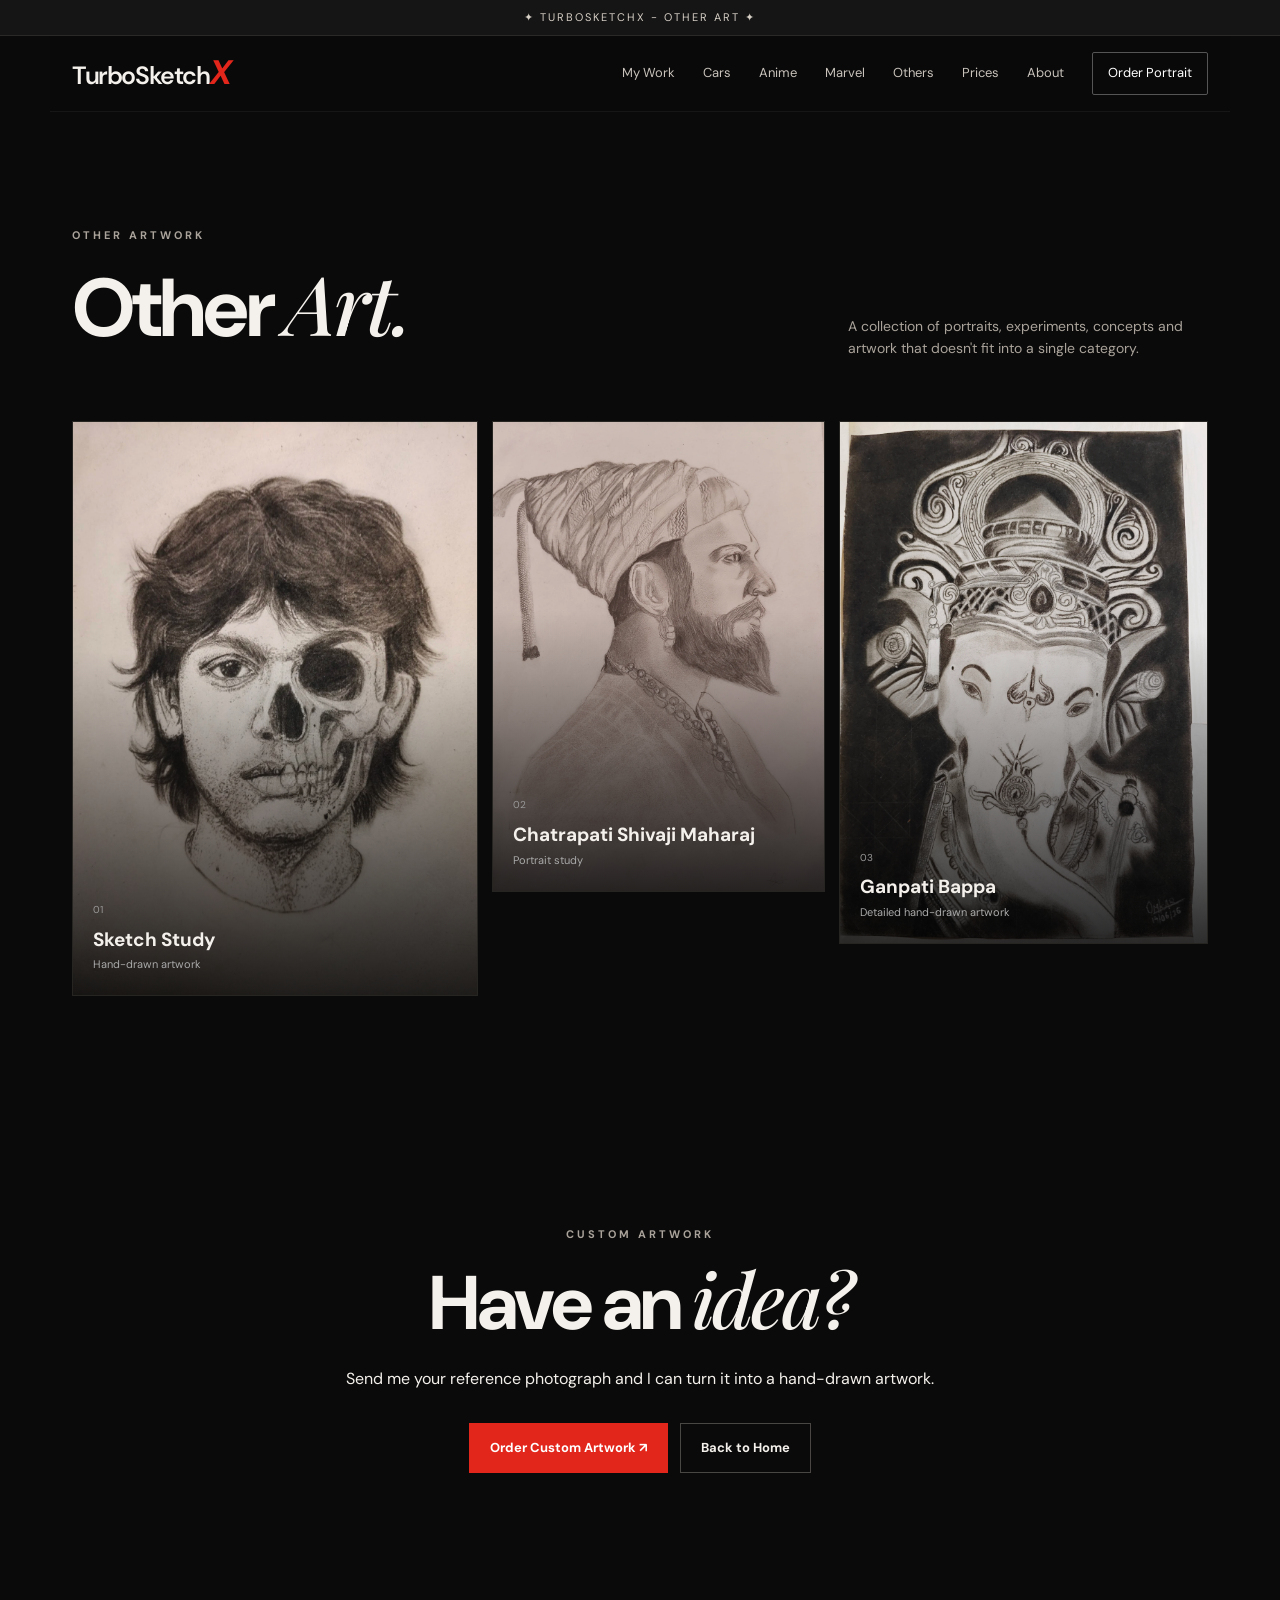
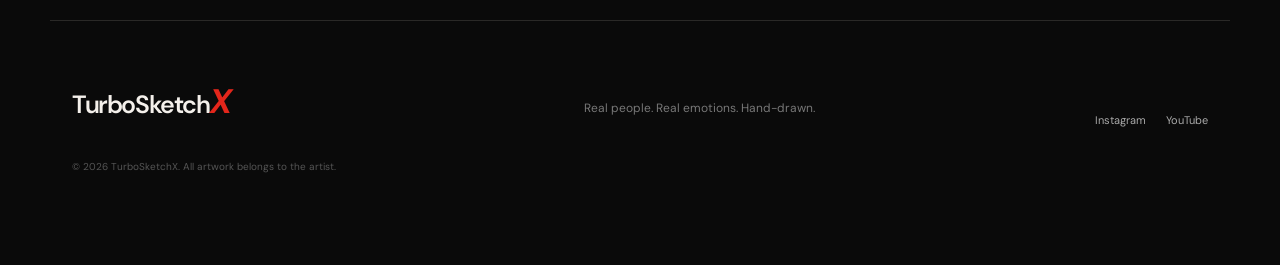
<file: others.html>
<!DOCTYPE html>
<html lang="en">
<head>
  <meta charset="UTF-8">
  <meta name="viewport" content="width=device-width, initial-scale=1.0">
  <meta name="description" content="TurboSketchX Other Art - portraits, experiments and hand-drawn artwork.">
  <title>Other Art | TurboSketchX</title>
  <link rel="stylesheet" href="style.css">
</head>
<body>
  <div class="announcement">&#10022; TURBOSKETCHX - OTHER ART &#10022;</div>
  <header class="navbar">
    <a class="brand" href="index.html" aria-label="TurboSketchX home"><span>TurboSketch</span><b>X</b></a>
    <button class="menu-btn" aria-label="Open menu">&#9776;</button>
    <nav class="nav-links">
      <a href="index.html#work">My Work</a>
      <a href="cars.html">Cars</a>
      <a href="anime.html">Anime</a>
      <a href="marvel.html">Marvel</a>
      <a href="others.html">Others</a>
      <a href="index.html#prices">Prices</a>
      <a href="index.html#about">About</a>
      <a class="nav-cta" href="index.html#order">Order Portrait</a>
    </nav>
  </header>
  <main>
<section class="section">

  <div class="section-head">

    <div>
      <p class="eyebrow">OTHER ARTWORK</p>

      <h1 class="section-page-title">
        Other <em>Art.</em>
      </h1>
    </div>

    <p class="section-intro">
      A collection of portraits, experiments, concepts and
      artwork that doesn't fit into a single category.
    </p>

  </div>


  <div class="gallery">

    <article class="art-card">
      <img src="assets/half-skull-portrait.webp"
           alt="Other sketch">

      <div>
        <span>01</span>
        <h3>Sketch Study</h3>
        <p>Hand-drawn artwork</p>
      </div>
    </article>

    <article class="art-card">
      <img src="assets/others-raje.webp"
           alt="Raje portrait artwork">

      <div>
        <span>02</span>
        <h3>Chatrapati Shivaji Maharaj</h3>
        <p>Portrait study</p>
      </div>
    </article>

    <article class="art-card">
      <img src="assets/others-ganpati.webp"
           alt="Ganpati artwork">

      <div>
        <span>03</span>
        <h3>Ganpati Bappa</h3>
        <p>Detailed hand-drawn artwork</p>
      </div>
    </article>

  </div>

</section>

    <section class="section centered">
      <p class="eyebrow">CUSTOM ARTWORK</p>
      <h2>Have an <em>idea?</em></h2>
      <p>Send me your reference photograph and I can turn it into a hand-drawn artwork.</p>
      <div class="hero-actions" style="justify-content:center;">
        <a class="btn primary" href="index.html#order">Order Custom Artwork &#8599;</a>
        <a class="btn ghost" href="index.html">Back to Home</a>
      </div>
    </section>
  </main>
  <footer>
    <div class="footer-brand"><span>TurboSketch</span><b>X</b></div>
    <p>Real people. Real emotions. Hand-drawn.</p>
    <div class="footer-links">
      <a href="https://instagram.com/turbosketchx" target="_blank">Instagram</a>
      <a href="https://youtube.com/@turbosketchx" target="_blank">YouTube</a>
    </div>
    <small>&copy; <span id="year"></span> TurboSketchX. All artwork belongs to the artist.</small>
  </footer>
  <script src="script.js"></script>
</body>
</html>
</file>
<file: style.css>
@import url('https://fonts.googleapis.com/css2?family=DM+Sans:wght@400;500;600;700&family=Playfair+Display:ital,wght@0,500;0,600;1,500;1,600&display=swap');

:root{
  --bg:#0a0a0a; --surface:#111; --surface2:#171717; --text:#f4f0eb; --muted:#aaa39b;
  --line:#2a2927; --accent:#e3261b; --cream:#e9e0d6; --max:1180px;
}
*{box-sizing:border-box}html{scroll-behavior:smooth}body{margin:0;background:var(--bg);color:var(--text);font-family:"DM Sans",sans-serif;line-height:1.55}a{color:inherit;text-decoration:none}img{display:block;width:100%;height:100%;object-fit:cover}.announcement{text-align:center;padding:9px 15px;background:#151515;border-bottom:1px solid var(--line);font-size:11px;letter-spacing:2px;color:#d5cec5}.navbar{height:76px;max-width:var(--max);margin:auto;display:flex;align-items:center;justify-content:space-between;padding:0 22px;position:sticky;top:0;z-index:20;background:rgba(10,10,10,.92);backdrop-filter:blur(12px);border-bottom:1px solid rgba(255,255,255,.05)}.brand,.footer-brand{font-size:25px;font-weight:600;letter-spacing:-1.4px}.brand b,.footer-brand b{color:var(--accent);font-style:italic;font-size:34px}.nav-links{display:flex;align-items:center;gap:28px;font-size:13px;color:#c8c2bb}.nav-links a:hover{color:white}.nav-cta{border:1px solid #555;padding:10px 15px;border-radius:2px;color:white}.menu-btn{display:none;background:none;border:0;color:white;font-size:25px}.hero-art{display:grid;justify-items:center;align-content:center;gap:8px;width:min(100%,470px);margin-left:auto;transform:translateY(30px)}.home-film-layout{max-width:440px;width:100%;margin:0 auto;padding:0;display:grid;grid-template-columns:1fr 1fr;gap:4px;align-items:stretch;height:360px;border-left:1px solid rgba(255,255,255,.08);border-right:1px solid rgba(255,255,255,.08);overflow:hidden;background:rgba(255,255,255,.015)}.film-column-group{display:grid;grid-template-columns:1fr 1fr;gap:4px;height:100%}.film-column{position:relative;overflow:hidden;background:linear-gradient(180deg,rgba(255,255,255,.015),rgba(255,255,255,.01));border-left:1px solid rgba(255,255,255,.08);border-right:1px solid rgba(255,255,255,.08);border-radius:0;box-shadow:none}.film-column::before,.film-column::after{content:"";position:absolute;left:0;right:0;height:14px;background:linear-gradient(180deg,rgba(0,0,0,.8),rgba(0,0,0,.22),rgba(0,0,0,.8));z-index:2;pointer-events:none}.film-column::before{top:0}.film-column::after{bottom:0}.film-track{display:flex;flex-direction:column;gap:8px;padding:10px 0;will-change:transform}.track-up{animation:film-up 24s linear infinite}.track-down{animation:film-down 24s linear infinite}.film-card{width:min(78%,170px);margin:0 auto 5px;aspect-ratio:210/297;position:relative;border-radius:10px;overflow:hidden;box-shadow:0 10px 18px rgba(0,0,0,.26);border:1px solid rgba(255,255,255,.08);background:#121212}.film-card img{width:100%;height:100%;object-fit:cover;display:block}.film-card:nth-child(odd){transform:translateX(-8px)}.film-card:nth-child(even){transform:translateX(8px)}@keyframes film-up{0%{transform:translateY(0)}100%{transform:translateY(-50%)}}@keyframes film-down{0%{transform:translateY(-50%)}100%{transform:translateY(0)}}.hero{min-height:calc(100vh - 110px);max-width:var(--max);margin:auto;padding:80px 22px 80px;display:grid;grid-template-columns:1fr .9fr;gap:70px;align-items:center}.eyebrow{font-size:11px;letter-spacing:3px;color:#aaa39b;font-weight:700;margin:0 0 18px}.hero h1,.section h2{font-size:clamp(44px,6vw,76px);line-height:.98;letter-spacing:-3px;margin:0 0 25px}.hero h1 em,.section h2 em{font-family:"Playfair Display",serif;font-weight:500}.hero-text{max-width:570px;color:var(--muted);font-size:17px}.hero-actions{display:flex;gap:12px;margin:32px 0}.btn{display:inline-flex;align-items:center;justify-content:center;gap:15px;padding:14px 20px;border:1px solid #494744;font-weight:700;font-size:13px;cursor:pointer;transition:.25s}.btn.primary{background:var(--accent);border-color:var(--accent);color:white}.btn.primary:hover{transform:translateY(-2px);filter:brightness(1.1)}.btn.ghost:hover{background:white;color:#111}.trust-row{display:flex;gap:18px;flex-wrap:wrap;color:#888;font-size:11px}.hero-art{position:relative;max-width:500px;justify-self:end}.hero-frame{height:650px;padding:10px;border:1px solid #363331;background:#141313;transform:rotate(2deg);box-shadow:0 30px 70px rgba(0,0,0,.5)}.hero-frame img{filter:grayscale(100%);object-position:center top}.frame-label{position:absolute;bottom:-31px;right:10px;font-size:9px;letter-spacing:2px;color:#777}.scribble{position:absolute;left:-85px;bottom:20px;font-family:"Playfair Display",serif;font-style:italic;font-size:26px;line-height:1.05;transform:rotate(-8deg);color:#d9d0c8}.section{max-width:var(--max);margin:auto;padding:115px 22px}.section-head{display:flex;justify-content:space-between;gap:40px;align-items:end;margin-bottom:48px}.section-head h2{font-size:54px;margin:0}.section-intro{max-width:360px;color:var(--muted);font-size:14px}.centered{text-align:center;display:block}.centered>p:last-child{color:var(--muted)}.gallery{display:grid;grid-template-columns:1.1fr .9fr 1fr;grid-auto-rows:390px;gap:14px}.art-card{position:relative;overflow:hidden;background:#171717;border:1px solid #272522}.art-card.tall{grid-row:span 2}.art-card img{filter:grayscale(100%);transition:transform .7s,filter .7s}.art-card:hover img{transform:scale(1.035);filter:grayscale(70%)}.art-card:after{content:"";position:absolute;inset:40% 0 0;background:linear-gradient(transparent,rgba(0,0,0,.8))}.art-card>div{position:absolute;bottom:20px;left:20px;right:20px;z-index:2}.art-card span{color:#999;font-size:10px}.art-card h3{margin:4px 0 0;font-size:19px}.art-card p{margin:2px 0;color:#aaa;font-size:11px}.pricing-section{border-top:1px solid var(--line)}.price-tabs{display:flex;justify-content:center;gap:6px;margin-bottom:28px}.price-tabs button{background:#151515;color:#aaa;border:1px solid #292826;padding:12px 20px;cursor:pointer}.price-tabs button.active{background:white;color:#111}.price-panel{display:none;grid-template-columns:repeat(4,1fr);gap:12px}.price-panel.active{display:grid}.price-card{position:relative;background:var(--surface);border:1px solid #2b2926;padding:26px 20px;min-height:220px;display:flex;flex-direction:column;gap:8px}.price-card.featured{border-color:#a8322c}.price-card small{letter-spacing:2px;color:#999}.price-card strong{font-size:34px;letter-spacing:-1px;margin:4px 0}.price-card strong.secondary{font-size:25px;margin-top:15px}.price-card span{font-size:12px;color:#aaa}.price-card b{position:absolute;top:12px;right:12px;background:var(--accent);font-size:9px;padding:5px 7px;letter-spacing:.7px}.pricing-note{display:grid;grid-template-columns:1fr 1fr;gap:12px;margin-top:14px}.pricing-note div{padding:20px;background:#111;border:1px solid #272522}.pricing-note b{display:block;font-size:11px;letter-spacing:2px;margin-bottom:7px}.pricing-note span{font-size:12px;color:#999}.process-section{background:#0d0d0d;max-width:none;padding-left:max(22px,calc((100% - var(--max))/2 + 22px));padding-right:max(22px,calc((100% - var(--max))/2 + 22px))}.steps{display:grid;grid-template-columns:repeat(4,1fr);gap:1px;background:#292724;border:1px solid #292724}.step{background:#0d0d0d;padding:28px;min-height:240px}.step>b{font-size:11px;color:#777}.step-icon{font-size:28px;margin:22px 0}.step h3{font-size:16px;margin:0 0 8px}.step p{font-size:12px;color:#999;margin:0}.about-section{display:grid;grid-template-columns:.8fr 1.2fr;gap:75px;align-items:center}.about-image{height:560px;border:1px solid #292724;padding:9px}.about-image img{filter:grayscale(100%)}.about-copy p:not(.eyebrow){color:#aaa39b;font-size:15px;max-width:650px}.about-points{display:grid;grid-template-columns:1fr 1fr;gap:10px;margin-top:25px;font-size:12px;color:#ddd}.order-section{background:#f0e9e1;color:#151414;max-width:none;padding-left:max(22px,calc((100% - var(--max))/2 + 22px));padding-right:max(22px,calc((100% - var(--max))/2 + 22px));display:grid;grid-template-columns:.9fr 1.1fr;gap:70px}.order-section .eyebrow{color:#777}.order-section h2{color:#111}.order-section h2 em{color:#333}.order-intro>p:not(.eyebrow){color:#68635e;max-width:450px}.order-reminder{display:inline-flex;flex-direction:column;border-left:3px solid var(--accent);padding:8px 0 8px 15px;margin-top:25px}.order-reminder span{font-size:11px;color:#777}.order-form{display:grid;gap:14px;background:white;padding:30px;box-shadow:0 15px 50px rgba(0,0,0,.08)}label{display:grid;gap:7px;font-size:11px;font-weight:700;letter-spacing:.6px}input,select,textarea{width:100%;border:1px solid #ddd;padding:13px 12px;font:inherit;font-size:13px;background:#fff;color:#111;outline:none}input:focus,select:focus,textarea:focus{border-color:#222}.form-grid{display:grid;grid-template-columns:1fr 1fr;gap:12px}.submit{width:100%;border:0;margin-top:4px}.form-note{font-size:10px;color:#888;text-align:center;margin:0}footer{max-width:var(--max);margin:auto;padding:55px 22px 90px;display:grid;grid-template-columns:1fr 1fr auto;align-items:end;gap:30px;border-top:1px solid var(--line)}footer p{color:#777;font-size:12px}.footer-links{display:flex;gap:20px;font-size:11px;color:#aaa}.footer-links a:hover{color:white}footer small{grid-column:1/-1;color:#555;font-size:10px}.floating-order{position:fixed;right:20px;bottom:20px;background:var(--accent);padding:12px 18px;font-weight:700;font-size:12px;z-index:15;box-shadow:0 10px 30px rgba(0,0,0,.4)}@media(max-width:850px){.nav-links{display:none;position:absolute;top:76px;left:0;right:0;background:#0c0c0c;padding:20px;flex-direction:column;align-items:stretch;border-bottom:1px solid #252321}.nav-links.open{display:flex}.menu-btn{display:block}.hero{grid-template-columns:1fr;padding-top:55px}.hero-art{justify-self:center;width:min(100%,470px)}.hero-frame{height:570px}.scribble{left:5px}.gallery{grid-template-columns:1fr 1fr;grid-auto-rows:330px}.art-card.tall{grid-row:span 1}.price-panel.active{grid-template-columns:1fr 1fr}.steps{grid-template-columns:1fr 1fr}.about-section,.order-section{grid-template-columns:1fr}.about-image{height:500px}.section-head{display:block}.section-intro{margin-top:20px}footer{grid-template-columns:1fr 1fr}}@media(max-width:550px){.announcement{font-size:9px}.hero{padding:45px 18px 70px}.hero h1,.section h2{font-size:45px;letter-spacing:-2px}.hero-text{font-size:15px}.hero-actions{flex-direction:column}.btn{width:100%}.hero-frame{height:470px}.section{padding:80px 18px}.gallery{grid-template-columns:1fr;grid-auto-rows:390px}.price-panel.active,.pricing-note,.steps,.form-grid{grid-template-columns:1fr}.price-card{min-height:190px}.about-image{height:430px}.order-section{padding:75px 18px}.order-form{padding:20px}.footer-links{grid-column:1/-1}.floating-order{right:12px;bottom:12px}.trust-row{font-size:10px}}\n
/* ================================
   SOCIAL MEDIA BUTTONS
================================ */

.social-buttons {
  display: flex;
  justify-content: center;
  align-items: center;
  gap: 12px;
  margin: 20px 0;
}

.social-btn {
  display: inline-flex;
  align-items: center;
  justify-content: center;
  gap: 8px;
  padding: 11px 20px;
  border: 1px solid rgba(255, 255, 255, 0.2);
  color: white;
  text-decoration: none;
  font-weight: 600;
  transition: all 0.3s ease;
}

.social-btn i {
  font-size: 18px;
}

.social-btn:hover {
  transform: translateY(-3px);
  border-color: white;
}

.category-hero{max-width:var(--max);margin:auto;padding:105px 22px 55px;border-bottom:1px solid var(--line)}
.category-hero h1{max-width:800px;font-size:clamp(48px,8vw,92px);line-height:.98;letter-spacing:-4px;margin:0 0 24px}
.category-hero h1 em{font-family:"Playfair Display",serif;font-weight:500}
.category-hero p:last-child{max-width:560px;color:var(--muted);font-size:17px;margin:0}
.category-gallery{padding-top:70px}
.category-page footer{margin-top:45px}
@media (max-width:800px){
  .category-hero{padding:75px 22px 45px}
  .category-hero h1{letter-spacing:-2px}
}

/* =================================
   ART CATEGORY PAGES
================================= */

.section-page-title {
  font-size: clamp(54px, 7vw, 82px);
  line-height: .98;
  letter-spacing: -3px;
  margin: 0 0 25px;
}

.section-page-title em {
  font-family: "Playfair Display", serif;
  font-weight: 500;
}


/* Category page spacing */

.category-page {
  min-height: 70vh;
}


/* Back button */

.back-link {
  display: inline-flex;
  margin-top: 25px;
}


/* Mobile */

@media(max-width:550px) {

  .section-page-title {
    font-size: 48px;
    letter-spacing: -2px;
  }

}

/* Keep artwork cards in portrait A4 proportions, except for the Cars page. */
.gallery {
  grid-auto-rows: auto;
}

.anime-gallery {
  grid-template-columns: repeat(2, minmax(0, 1fr));
  gap: 18px 20px;
  align-items: start;
}

.anime-gallery .art-card {
  min-height: 0;
  height: auto;
  justify-self: center;
  width: 92%;
  aspect-ratio: 210 / 297;
}

.anime-gallery .art-card:nth-child(1) {
  width: 86%;
}

.anime-gallery .art-card:nth-child(2) {
  width: 100%;
}

.anime-gallery .art-card:nth-child(3) {
  width: 90%;
}

.anime-gallery .art-card:nth-child(4) {
  width: 96%;
}

.anime-gallery .art-card:nth-child(5) {
  width: 84%;
}

.anime-gallery .art-card:nth-child(6) {
  width: 94%;
}

.anime-gallery .art-card:nth-child(7) {
  width: 88%;
}

body:not(.cars-page) .gallery .art-card,
body:not(.cars-page) .gallery .art-card.tall {
  aspect-ratio: 210 / 297;
  min-height: 0;
  grid-row: auto;
}

.cars-page .gallery .art-card.landscape {
  aspect-ratio: 297 / 210;
  min-height: 0;
  grid-row: auto;
}

.work-portrait {
  width: min(100%, 760px);
  display: grid;
  grid-template-columns: repeat(3, minmax(0, 1fr));
  gap: 8px;
  margin: 18px auto 0;
}

.work-portrait img {
  width: 100%;
  aspect-ratio: 210 / 297;
  object-fit: cover;
  overflow: hidden;
  border: 1px solid rgba(255,255,255,.12);
  background: var(--surface);
}

.work-film-layout {
  display: none;
}

.gallery .art-card img {
  filter: none !important;
  opacity: 1;
}

.gallery .art-card:hover img {
  filter: none !important;
}

.social-links {
  display: flex;
  justify-content: center;
  align-items: center;
  gap: 18px;
  margin: 18px 0;
}

.social-links a {
  display: inline-flex;
  align-items: center;
  gap: 7px;
  color: var(--muted);
  white-space: nowrap;
}

.social-links a:hover {
  color: var(--text);
}

.social-links svg {
  width: 21px;
  height: 21px;
  fill: none;
  stroke: currentColor;
  stroke-width: 1.8;
  stroke-linecap: round;
  stroke-linejoin: round;
}

.social-links svg .youtube-play {
  fill: var(--bg);
  stroke: none;
}

.hero-art {
  align-content: start;
  transform: translateY(0);
}

.hero-film-layout {
  margin-top: 0;
  height: 520px;
}
</file>
